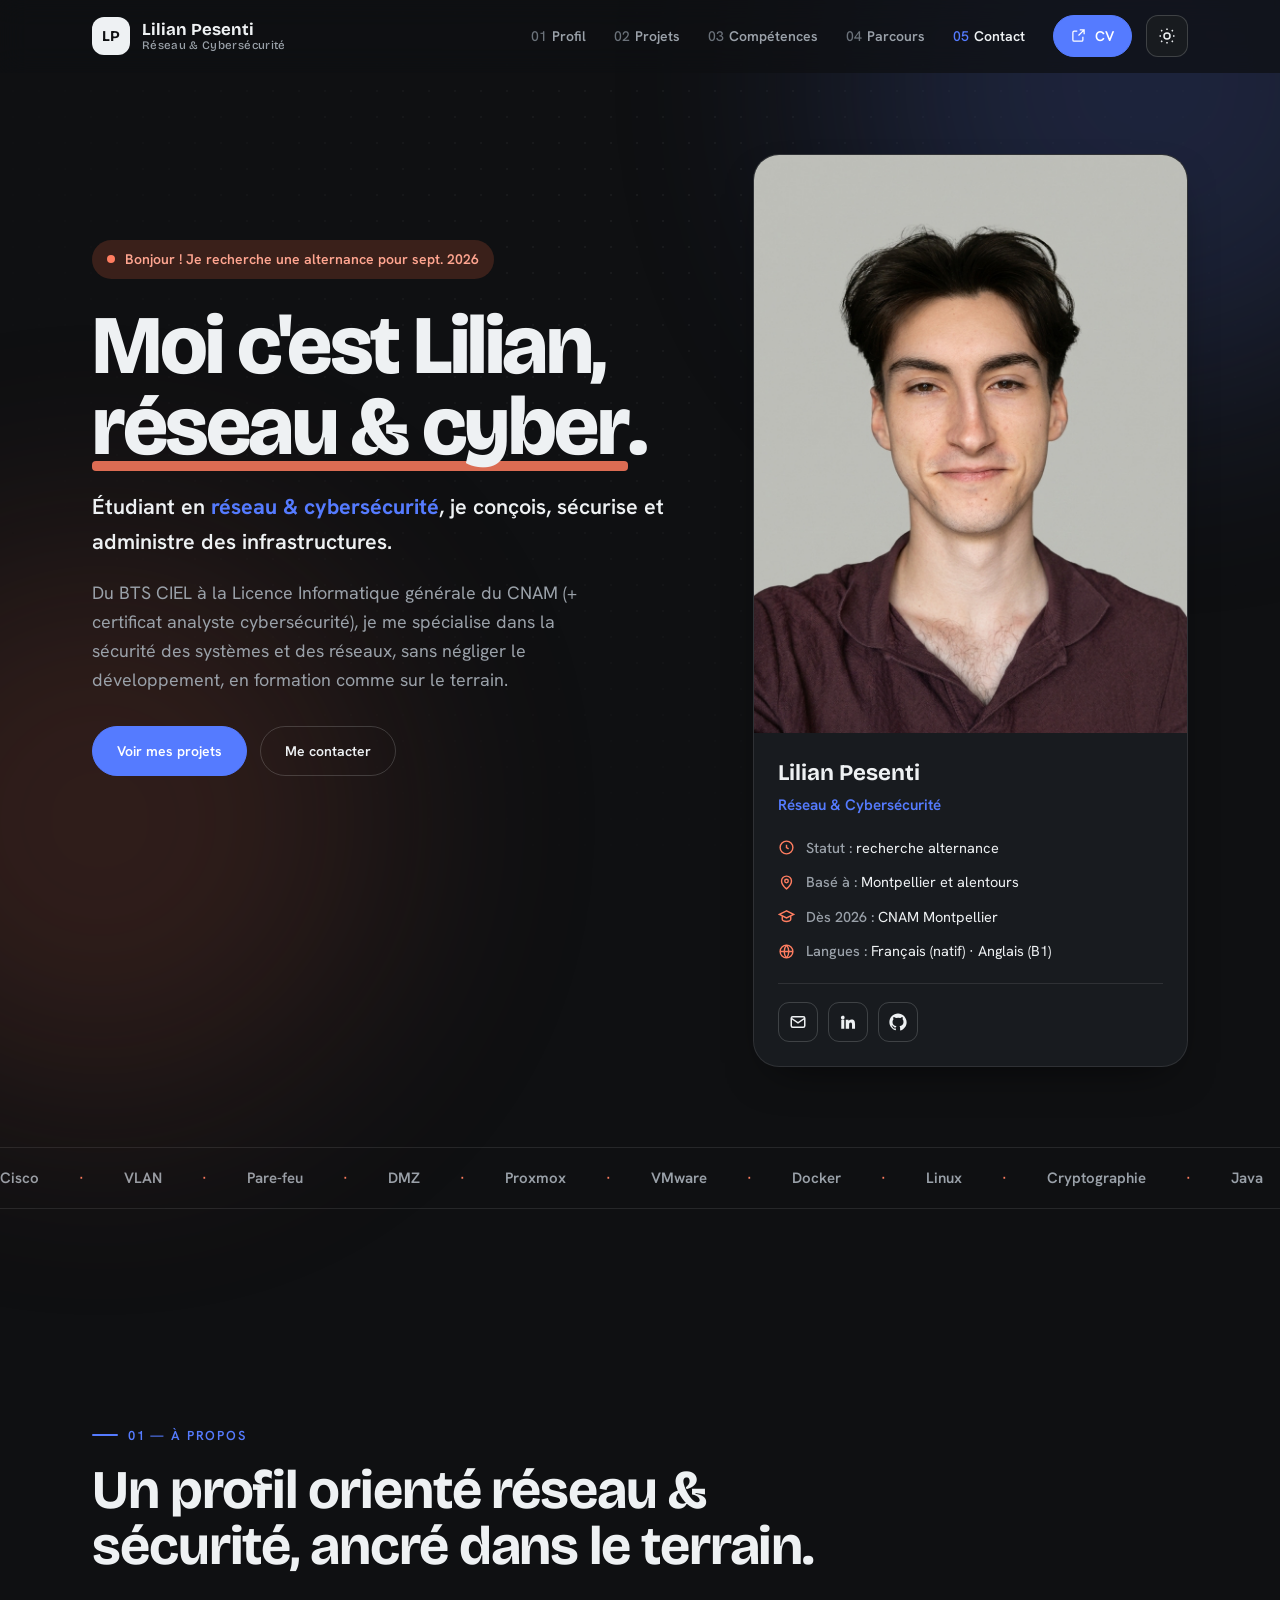
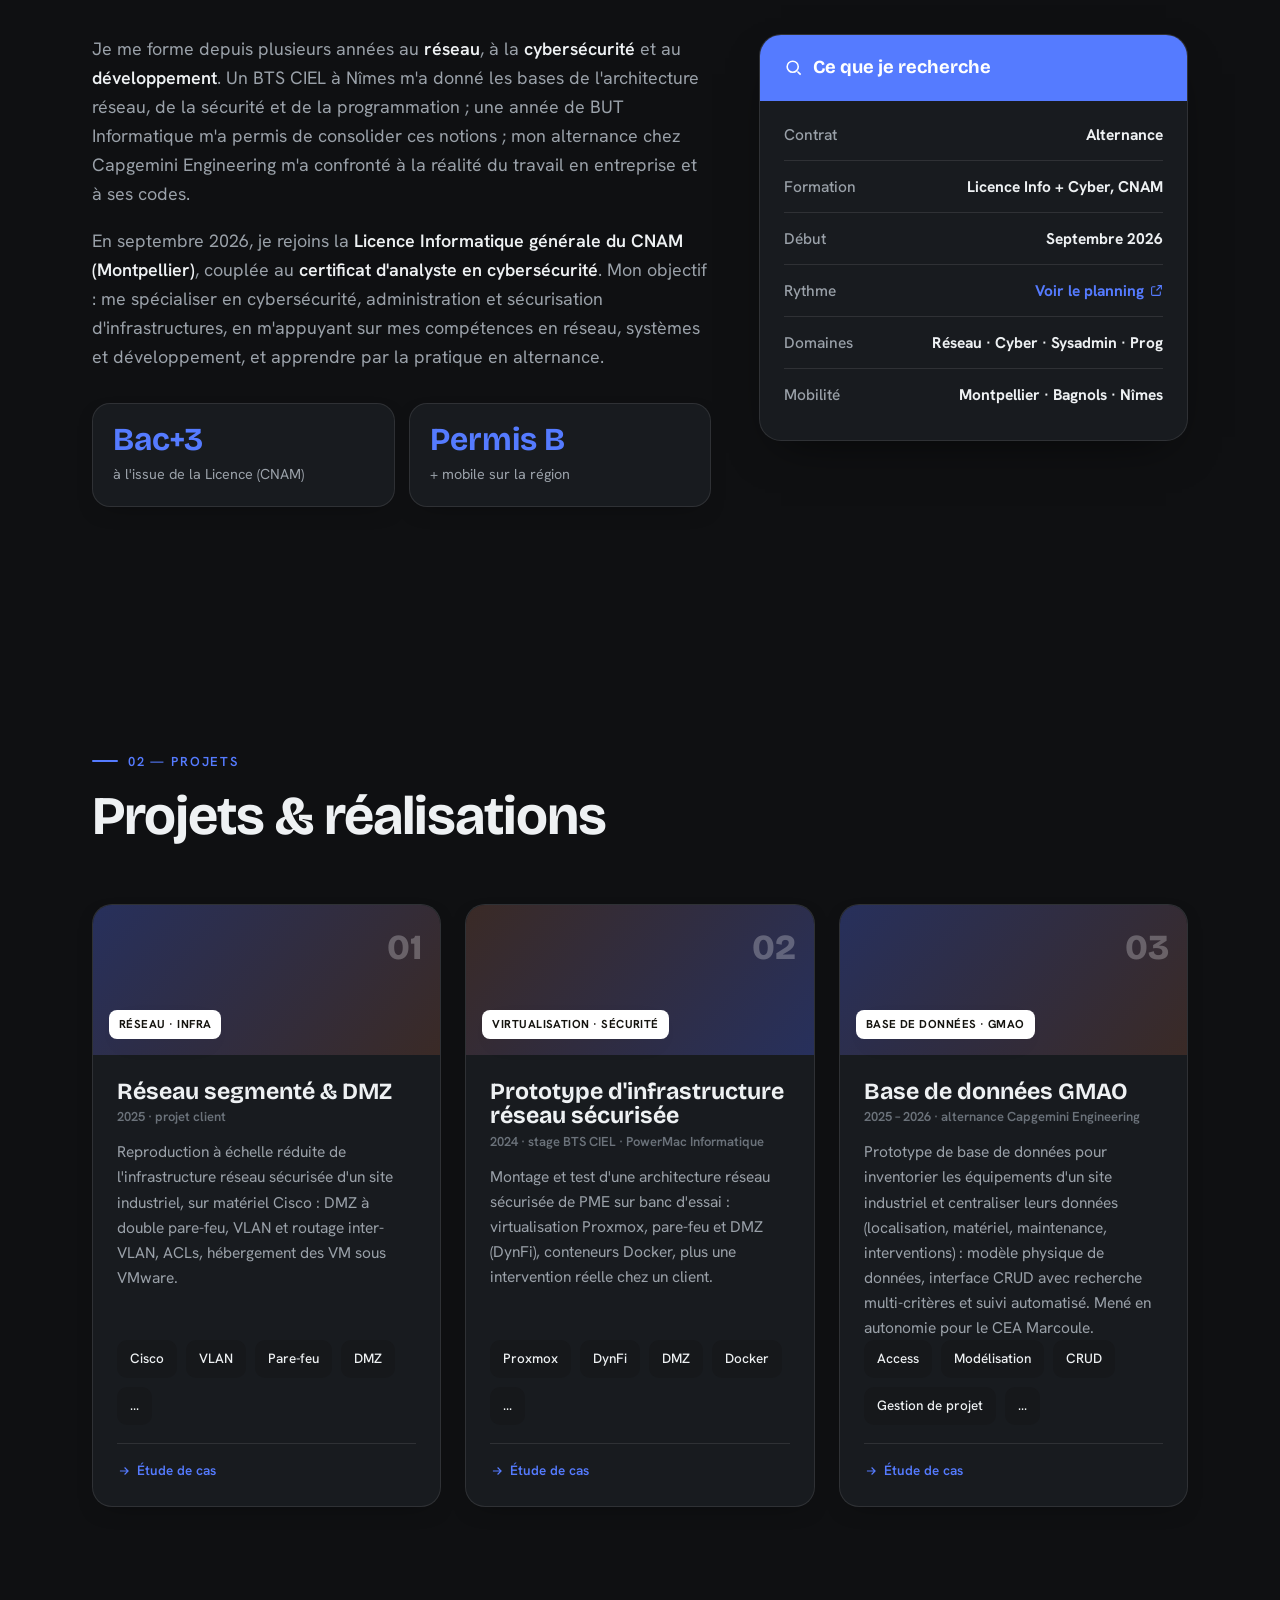
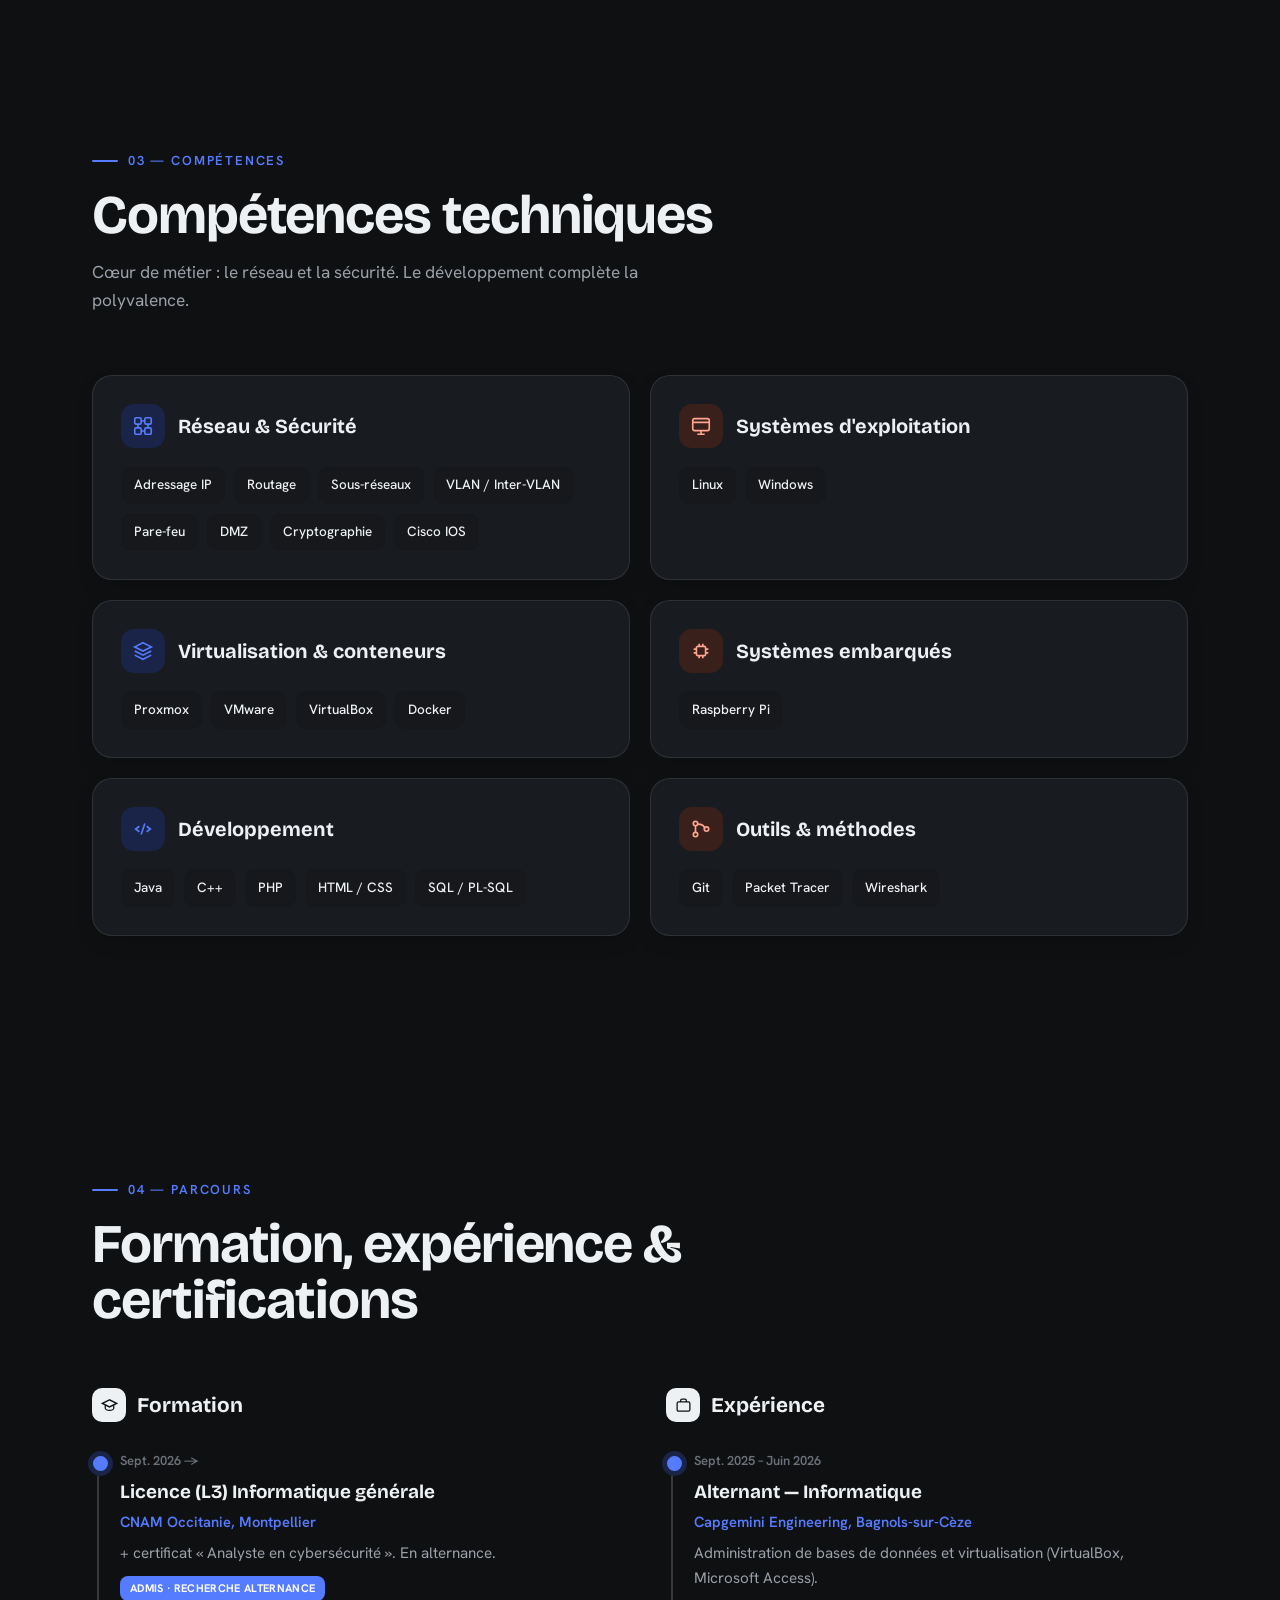
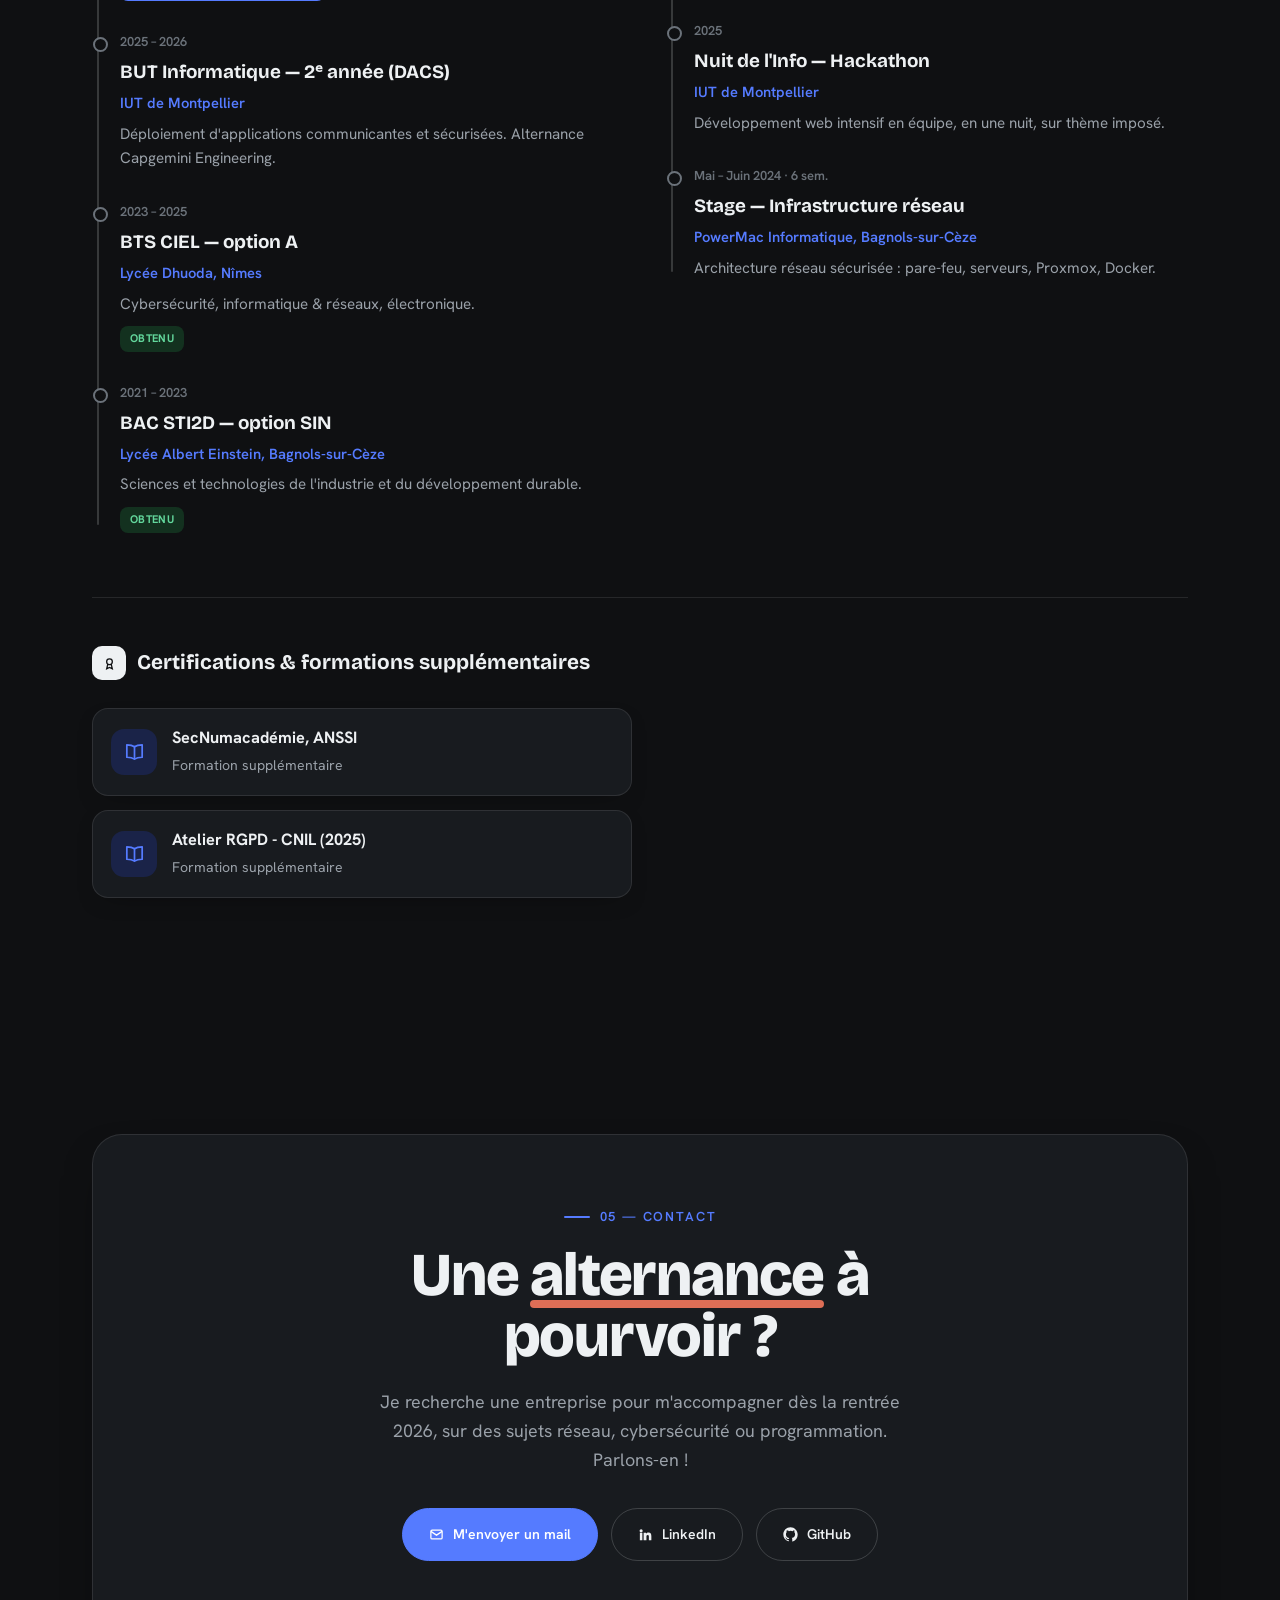
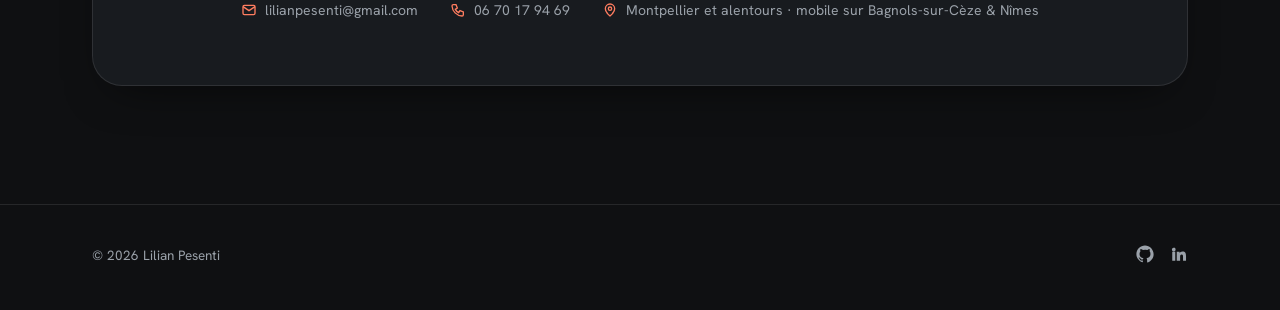
<file: index.html>
<!DOCTYPE html>
<html lang="fr">
<head>
<meta charset="UTF-8" />
<script>(function(){var d=document.documentElement;d.classList.add('js');try{var t=localStorage.getItem('theme');if(t!=='light')d.classList.add('dark');}catch(e){}})();</script>
<meta name="viewport" content="width=device-width, initial-scale=1.0" />
<title>Lilian Pesenti — Réseau &amp; Cybersécurité</title>
<meta name="description" content="Portfolio de Lilian Pesenti, étudiant en réseau & cybersécurité. Recherche une alternance, Licence Informatique générale + certificat analyste cybersécurité, CNAM Montpellier, septembre 2026." />

<link rel="preconnect" href="https://fonts.googleapis.com" />
<link rel="preconnect" href="https://fonts.gstatic.com" crossorigin />
<link href="https://fonts.googleapis.com/css2?family=Bricolage+Grotesque:opsz,wght@12..96,500..800&family=Hanken+Grotesk:wght@400;500;600;700&display=swap" rel="stylesheet" />

<link rel="stylesheet" href="css/base.css" />
<link rel="stylesheet" href="css/main.css" />
<link rel="stylesheet" href="css/dark.css" />
<script src="js/main.js" defer></script>
</head>
<body>
<div class="dots"></div><div class="blob b1"></div><div class="blob b2"></div>

<header id="top">
  <div class="wrap nav">
    <a class="brand" href="#"><span class="mk">LP</span><span class="nm">Lilian Pesenti<small>Réseau &amp; Cybersécurité</small></span></a>
    <div class="nav-right">
      <nav class="nav-links" id="menu">
        <a href="#profil"><span class="n">01</span>Profil</a>
        <a href="#projets"><span class="n">02</span>Projets</a>
        <a href="#competences"><span class="n">03</span>Compétences</a>
        <a href="#parcours"><span class="n">04</span>Parcours</a>
        <a href="#contact"><span class="n">05</span>Contact</a>
        <!-- ⚠ Dépose ton CV dans assets/CV.pdf -->
        <a class="btn btn-fill" href="assets/CV.pdf" target="_blank" rel="noopener"><svg viewBox="0 0 24 24" fill="none" stroke="currentColor" stroke-width="2"><path d="M14 3h7v7M21 3l-9 9M19 14v5a2 2 0 01-2 2H5a2 2 0 01-2-2V7a2 2 0 012-2h5"/></svg>CV</a>
      </nav>
      <button class="theme-toggle" id="themeToggle" aria-label="Changer de thème" title="Mode clair / sombre">
        <svg class="ic-sun" viewBox="0 0 24 24" fill="none" stroke="currentColor" stroke-width="2"><circle cx="12" cy="12" r="4"/><path d="M12 2v2M12 20v2M4 12H2M22 12h-2M5.6 5.6L4.2 4.2M19.8 19.8l-1.4-1.4M18.4 5.6l1.4-1.4M4.2 19.8l1.4-1.4"/></svg>
        <svg class="ic-moon" viewBox="0 0 24 24" fill="none" stroke="currentColor" stroke-width="2"><path d="M21 12.8A9 9 0 1111.2 3a7 7 0 009.8 9.8z"/></svg>
      </button>
      <button class="burger" id="burger" aria-label="Menu"><span></span><span></span><span></span></button>
    </div>
  </div>
</header>

<main>
<!-- ===================== HERO ===================== -->
<section class="hero">
  <div class="wrap">
    <div class="hero-grid">
      <div>
        <span class="hello" data-stg><span class="dot"></span>Bonjour ! Je recherche une alternance pour sept. 2026</span>
        <h1 data-stg>Moi c'est Lilian,<br><span class="u">réseau &amp; cyber</span>.</h1>
        <p class="role" data-stg>Étudiant en <b>réseau &amp; cybersécurité</b>, je conçois, sécurise et administre des infrastructures.</p>
        <!-- À AFFINER : ta phrase d'accroche -->
        <p class="lead" data-stg>Du BTS CIEL à la Licence Informatique générale du CNAM (+ certificat analyste cybersécurité), je me spécialise dans la sécurité des systèmes et des réseaux, sans négliger le développement, en formation comme sur le terrain.</p>
        <div class="cta" data-stg>
          <a class="btn btn-fill" href="#projets">Voir mes projets</a>
          <a class="btn" href="#contact">Me contacter</a>
        </div>
      </div>

      <aside class="pcard" data-stg>
        <div class="photo">
          <img src="assets/photo.jpg" alt="Lilian Pesenti" onerror="this.style.display='none';this.nextElementSibling.style.display='flex';">
          <div class="ph-ic" style="display:none;"><svg viewBox="0 0 24 24" fill="none" stroke="currentColor" stroke-width="1.6"><circle cx="12" cy="9" r="4"/><path d="M5.5 20a7 7 0 0113 0"/></svg>Ta photo ici</div>
        </div>
        <div class="pbody">
          <div class="pname">Lilian Pesenti</div>
          <div class="prole">Réseau &amp; Cybersécurité</div>
          <div class="pfacts">
            <div class="pf"><svg viewBox="0 0 24 24" fill="none" stroke="currentColor" stroke-width="2"><circle cx="12" cy="12" r="9"/><path d="M12 8v4l3 2"/></svg><span><b>Statut :</b> recherche alternance</span></div>
            <div class="pf"><svg viewBox="0 0 24 24" fill="none" stroke="currentColor" stroke-width="2"><path d="M12 21s-7-5.6-7-11a7 7 0 1114 0c0 5.4-7 11-7 11z"/><circle cx="12" cy="10" r="2.5"/></svg><span><b>Basé à :</b> Montpellier et alentours</span></div>
            <div class="pf"><svg viewBox="0 0 24 24" fill="none" stroke="currentColor" stroke-width="2"><path d="M12 4L2 9l10 5 10-5-10-5zM6 12v4c0 1.5 3 3 6 3s6-1.5 6-3v-4"/></svg><span><b>Dès 2026 :</b> CNAM Montpellier</span></div>
            <div class="pf"><svg viewBox="0 0 24 24" fill="none" stroke="currentColor" stroke-width="2"><circle cx="12" cy="12" r="9"/><path d="M3 12h18M12 3a14 14 0 010 18M12 3a14 14 0 000 18"/></svg><span><b>Langues :</b> Français (natif) · Anglais (B1)</span></div>
          </div>
          <div class="psoc">
            <a href="mailto:lilianpesenti@gmail.com" aria-label="E-mail"><svg viewBox="0 0 24 24" fill="none" stroke="currentColor" stroke-width="2"><rect x="3" y="5" width="18" height="14" rx="2"/><path d="M3 7l9 6 9-6"/></svg></a>
            <a href="https://www.linkedin.com/in/lilian-pesenti" target="_blank" rel="noopener" aria-label="LinkedIn"><svg viewBox="0 0 24 24" fill="currentColor"><path d="M4.98 3.5A2.5 2.5 0 002.5 6a2.5 2.5 0 002.48 2.5A2.5 2.5 0 007.5 6 2.5 2.5 0 004.98 3.5zM3 9h4v12H3zM9 9h3.8v1.7h.05c.53-1 1.83-2.05 3.76-2.05 4.02 0 4.76 2.65 4.76 6.1V21h-4v-5.4c0-1.29-.02-2.95-1.8-2.95-1.8 0-2.07 1.4-2.07 2.85V21H9z"/></svg></a>
            <a href="https://github.com/LilianPST" target="_blank" rel="noopener" aria-label="GitHub"><svg viewBox="0 0 24 24" fill="currentColor"><path d="M12 .5C5.7.5.5 5.7.5 12c0 5.1 3.3 9.4 7.9 10.9.6.1.8-.2.8-.5v-1.8c-3.2.7-3.9-1.4-3.9-1.4-.5-1.3-1.3-1.7-1.3-1.7-1-.7.1-.7.1-.7 1.2.1 1.8 1.2 1.8 1.2 1 1.8 2.7 1.3 3.4 1 .1-.8.4-1.3.7-1.6-2.6-.3-5.3-1.3-5.3-5.8 0-1.3.5-2.3 1.2-3.1-.1-.3-.5-1.5.1-3.1 0 0 1-.3 3.3 1.2a11.5 11.5 0 016 0C17 5 18 5.3 18 5.3c.6 1.6.2 2.8.1 3.1.8.8 1.2 1.8 1.2 3.1 0 4.5-2.7 5.5-5.3 5.8.4.4.8 1.1.8 2.2v3.3c0 .3.2.6.8.5 4.6-1.5 7.9-5.8 7.9-10.9C23.5 5.7 18.3.5 12 .5z"/></svg></a>
          </div>
        </div>
      </aside>
    </div>
  </div>

  <div class="strip" aria-hidden="true">
    <div class="run"><span>Cisco <i>·</i> VLAN <i>·</i> Pare-feu <i>·</i> DMZ <i>·</i> Proxmox <i>·</i> VMware <i>·</i> Docker <i>·</i> Linux <i>·</i> Cryptographie <i>·</i> Java <i>·</i> SQL <i>·</i> Git <i>·</i></span><span>Cisco <i>·</i> VLAN <i>·</i> Pare-feu <i>·</i> DMZ <i>·</i> Proxmox <i>·</i> VMware <i>·</i> Docker <i>·</i> Linux <i>·</i> Cryptographie <i>·</i> Java <i>·</i> SQL <i>·</i> Git <i>·</i></span></div>
  </div>
</section>

<!-- ===================== PROFIL ===================== -->
<section id="profil">
  <div class="wrap">
    <div class="sec-head reveal"><span class="eyebrow">01 — À propos</span><h2>Un profil orienté réseau &amp; sécurité, ancré dans le terrain.</h2></div>
    <div class="about-grid">
      <div class="about-text reveal">
        <p>Je me forme depuis plusieurs années au <b>réseau</b>, à la <b>cybersécurité</b> et au <b>développement</b>. Un BTS CIEL à Nîmes m'a donné les bases de l'architecture réseau, de la sécurité et de la programmation ; une année de BUT Informatique m'a permis de consolider ces notions ; mon alternance chez Capgemini Engineering m'a confronté à la réalité du travail en entreprise et à ses codes.</p>
        <p>En septembre 2026, je rejoins la <b>Licence Informatique générale du CNAM (Montpellier)</b>, couplée au <b>certificat d'analyste en cybersécurité</b>. Mon objectif : me spécialiser en cybersécurité, administration et sécurisation d'infrastructures, en m'appuyant sur mes compétences en réseau, systèmes et développement, et apprendre par la pratique en alternance.</p>
        <div class="metrics">
          <div class="metric reveal"><div class="n">Bac+3</div><div class="l">à l'issue de la Licence (CNAM)</div></div>
          <div class="metric reveal"><div class="n">Permis B</div><div class="l">+ mobile sur la région</div></div>
        </div>
      </div>
      <aside class="seek reveal">
        <div class="top"><svg viewBox="0 0 24 24" fill="none" stroke="currentColor" stroke-width="2"><circle cx="11" cy="11" r="7"/><path d="M21 21l-4-4"/></svg>Ce que je recherche</div>
        <div class="body">
          <div class="row"><dt>Contrat</dt><dd>Alternance</dd></div>
          <div class="row"><dt>Formation</dt><dd>Licence Info + Cyber, CNAM</dd></div>
          <div class="row"><dt>Début</dt><dd>Septembre 2026</dd></div>
          <div class="row"><dt>Rythme</dt><dd><a href="assets/PlanningAlternance.pdf" target="_blank" rel="noopener">Voir le planning <svg viewBox="0 0 24 24" fill="none" stroke="currentColor" stroke-width="2"><path d="M14 3h7v7M21 3l-9 9M19 14v5a2 2 0 01-2 2H5a2 2 0 01-2-2V7a2 2 0 012-2h5"/></svg></a></dd></div>
          <div class="row"><dt>Domaines</dt><dd>Réseau · Cyber · Sysadmin · Prog</dd></div>
          <div class="row"><dt>Mobilité</dt><dd>Montpellier · Bagnols · Nîmes</dd></div>
        </div>
      </aside>
    </div>
  </div>
</section>

<!-- ===================== PROJETS ===================== -->
<section id="projets">
  <div class="wrap">
    <div class="sec-head reveal"><span class="eyebrow">02 — Projets</span><h2>Projets &amp; réalisations</h2></div>
    <div class="proj-grid">
      <article class="proj reveal">
        <div class="cover"><span class="ci">01</span><span class="ctag">Réseau · Infra</span></div>
        <div class="pin"><h3>Réseau segmenté &amp; DMZ</h3><div class="yr">2025 · projet client</div><p>Reproduction à échelle réduite de l'infrastructure réseau sécurisée d'un site industriel, sur matériel Cisco : DMZ à double pare-feu, VLAN et routage inter-VLAN, ACLs, hébergement des VM sous VMware.</p><div class="chips"><span class="chip">Cisco</span><span class="chip">VLAN</span><span class="chip">Pare-feu</span><span class="chip">DMZ</span><span class="chip">…</span></div><div class="links"><a class="card-link" href="projet-reseau-dmz.html"><svg viewBox="0 0 24 24" fill="none" stroke="currentColor" stroke-width="2"><path d="M5 12h14M13 6l6 6-6 6"/></svg>Étude de cas</a></div></div>
      </article>
      <article class="proj reveal">
        <div class="cover"><span class="ci">02</span><span class="ctag">Virtualisation · Sécurité</span></div>
        <div class="pin"><h3>Prototype d'infrastructure réseau sécurisée</h3><div class="yr">2024 · stage BTS CIEL · PowerMac Informatique</div><p>Montage et test d'une architecture réseau sécurisée de PME sur banc d'essai : virtualisation Proxmox, pare-feu et DMZ (DynFi), conteneurs Docker, plus une intervention réelle chez un client.</p><div class="chips"><span class="chip">Proxmox</span><span class="chip">DynFi</span><span class="chip">DMZ</span><span class="chip">Docker</span><span class="chip">…</span></div><div class="links"><a class="card-link" href="projet-infra-pme.html"><svg viewBox="0 0 24 24" fill="none" stroke="currentColor" stroke-width="2"><path d="M5 12h14M13 6l6 6-6 6"/></svg>Étude de cas</a></div></div>
      </article>
      <article class="proj reveal">
        <div class="cover"><span class="ci">03</span><span class="ctag">Base de données · GMAO</span></div>
        <div class="pin"><h3>Base de données GMAO</h3><div class="yr">2025 – 2026 · alternance Capgemini Engineering</div><p>Prototype de base de données pour inventorier les équipements d'un site industriel et centraliser leurs données (localisation, matériel, maintenance, interventions) : modèle physique de données, interface CRUD avec recherche multi-critères et suivi automatisé. Mené en autonomie pour le CEA Marcoule.</p><div class="chips"><span class="chip">Access</span><span class="chip">Modélisation</span><span class="chip">CRUD</span><span class="chip">Gestion de projet</span><span class="chip">…</span></div><div class="links"><a class="card-link" href="projet-bdd-gmao.html"><svg viewBox="0 0 24 24" fill="none" stroke="currentColor" stroke-width="2"><path d="M5 12h14M13 6l6 6-6 6"/></svg>Étude de cas</a></div></div>
      </article>
    </div>
  </div>
</section>

<!-- ===================== COMPÉTENCES ===================== -->
<section id="competences">
  <div class="wrap">
    <div class="sec-head reveal"><span class="eyebrow">03 — Compétences</span><h2>Compétences techniques</h2><p class="kicker">Cœur de métier : le réseau et la sécurité. Le développement complète la polyvalence.</p></div>
    <div class="skills-grid">

      <div class="skill-card reveal">
        <div class="head"><span class="ic"><svg viewBox="0 0 24 24" fill="none" stroke="currentColor" stroke-width="1.8"><rect x="3" y="3" width="7" height="7" rx="1.5"/><rect x="14" y="3" width="7" height="7" rx="1.5"/><rect x="3" y="14" width="7" height="7" rx="1.5"/><rect x="14" y="14" width="7" height="7" rx="1.5"/><path d="M10 6.5h4M6.5 10v4M17.5 10v4M10 17.5h4"/></svg></span><h3>Réseau &amp; Sécurité</h3></div>
        <div class="chips"><span class="chip">Adressage IP</span><span class="chip">Routage</span><span class="chip">Sous-réseaux</span><span class="chip">VLAN / Inter-VLAN</span><span class="chip">Pare-feu</span><span class="chip">DMZ</span><span class="chip">Cryptographie</span><span class="chip">Cisco IOS</span></div>
      </div>

      <div class="skill-card reveal">
        <div class="head"><span class="ic"><svg viewBox="0 0 24 24" fill="none" stroke="currentColor" stroke-width="1.8"><rect x="3" y="4" width="18" height="13" rx="2"/><path d="M3 8h18M6 6h.01M8.5 6h.01"/><path d="M8 21h8M12 17v4"/></svg></span><h3>Systèmes d'exploitation</h3></div>
        <div class="chips"><span class="chip">Linux</span><span class="chip">Windows</span></div>
      </div>

      <div class="skill-card reveal">
        <div class="head"><span class="ic"><svg viewBox="0 0 24 24" fill="none" stroke="currentColor" stroke-width="1.8"><path d="M12 3l9 4.5-9 4.5-9-4.5L12 3z"/><path d="M3 12l9 4.5L21 12M3 16.5L12 21l9-4.5"/></svg></span><h3>Virtualisation &amp; conteneurs</h3></div>
        <div class="chips"><span class="chip">Proxmox</span><span class="chip">VMware</span><span class="chip">VirtualBox</span><span class="chip">Docker</span></div>
      </div>

      <div class="skill-card reveal">
        <div class="head"><span class="ic"><svg viewBox="0 0 24 24" fill="none" stroke="currentColor" stroke-width="1.8"><rect x="7" y="7" width="10" height="10" rx="1.5"/><path d="M10 7V4M14 7V4M10 20v-3M14 20v-3M7 10H4M7 14H4M20 10h-3M20 14h-3"/></svg></span><h3>Systèmes embarqués</h3></div>
        <!-- ⚠ Tu peux ajouter Arduino, microcontrôleurs, etc. si tu les pratiques -->
        <div class="chips"><span class="chip">Raspberry Pi</span></div>
      </div>

      <div class="skill-card reveal">
        <div class="head"><span class="ic"><svg viewBox="0 0 24 24" fill="none" stroke="currentColor" stroke-width="1.8"><path d="M8 9l-4 3 4 3M16 9l4 3-4 3M14 6l-4 12"/></svg></span><h3>Développement</h3></div>
        <div class="chips"><span class="chip">Java</span><span class="chip">C++</span><span class="chip">PHP</span><span class="chip">HTML / CSS</span><span class="chip">SQL / PL-SQL</span></div>
      </div>

      <div class="skill-card reveal">
        <div class="head"><span class="ic"><svg viewBox="0 0 24 24" fill="none" stroke="currentColor" stroke-width="1.8"><circle cx="6" cy="6" r="2.4"/><circle cx="6" cy="18" r="2.4"/><circle cx="18" cy="12" r="2.4"/><path d="M6 8.4v7.2M8 6.6c5 0 8 1.4 8 5.4"/></svg></span><h3>Outils &amp; méthodes</h3></div>
        <div class="chips"><span class="chip">Git</span><span class="chip">Packet Tracer</span><span class="chip">Wireshark</span></div>
      </div>

    </div>
  </div>
</section>

<!-- ===================== PARCOURS ===================== -->
<section id="parcours">
  <div class="wrap">
    <div class="sec-head reveal"><span class="eyebrow">04 — Parcours</span><h2>Formation, expérience &amp; certifications</h2></div>
    <div class="cols">
      <div class="reveal">
        <div class="col-title"><span class="ic"><svg viewBox="0 0 24 24" fill="none" stroke="currentColor" stroke-width="1.8"><path d="M12 4L2 9l10 5 10-5-10-5zM6 12v4c0 1.5 3 3 6 3s6-1.5 6-3v-4"/></svg></span>Formation</div>
        <div class="tl">
          <div class="tl-item live"><div class="date">Sept. 2026 →</div><h4>Licence (L3) Informatique générale</h4><div class="org">CNAM Occitanie, Montpellier</div><p>+ certificat « Analyste en cybersécurité ». En alternance.</p><span class="badge live">Admis · recherche alternance</span></div>
          <div class="tl-item"><div class="date">2025 – 2026</div><h4>BUT Informatique — 2ᵉ année (DACS)</h4><div class="org">IUT de Montpellier</div><p>Déploiement d'applications communicantes et sécurisées. Alternance Capgemini Engineering.</p></div>
          <div class="tl-item"><div class="date">2023 – 2025</div><h4>BTS CIEL — option A</h4><div class="org">Lycée Dhuoda, Nîmes</div><p>Cybersécurité, informatique &amp; réseaux, électronique.</p><span class="badge ok">Obtenu</span></div>
          <div class="tl-item"><div class="date">2021 – 2023</div><h4>BAC STI2D — option SIN</h4><div class="org">Lycée Albert Einstein, Bagnols-sur-Cèze</div><!-- ⚠ vérifier le lycée --><p>Sciences et technologies de l'industrie et du développement durable.</p><span class="badge ok">Obtenu</span></div>
        </div>
      </div>
      <div class="reveal">
        <div class="col-title"><span class="ic"><svg viewBox="0 0 24 24" fill="none" stroke="currentColor" stroke-width="1.8"><rect x="3" y="7" width="18" height="13" rx="2"/><path d="M8 7V5a2 2 0 012-2h4a2 2 0 012 2v2"/></svg></span>Expérience</div>
        <div class="tl">
          <div class="tl-item live"><div class="date">Sept. 2025 – Juin 2026</div><h4>Alternant — Informatique</h4><div class="org">Capgemini Engineering, Bagnols-sur-Cèze</div><!-- ⚠ enrichir les missions --><p>Administration de bases de données et virtualisation (VirtualBox, Microsoft Access).</p></div>
          <div class="tl-item"><div class="date">2025</div><h4>Nuit de l'Info — Hackathon</h4><div class="org">IUT de Montpellier</div><p>Développement web intensif en équipe, en une nuit, sur thème imposé.</p></div>
          <div class="tl-item"><div class="date">Mai – Juin 2024 · 6 sem.</div><h4>Stage — Infrastructure réseau</h4><div class="org">PowerMac Informatique, Bagnols-sur-Cèze</div><p>Architecture réseau sécurisée : pare-feu, serveurs, Proxmox, Docker.</p></div>
        </div>
      </div>
    </div>

    <!-- Certifications : bandeau pleine largeur, mis en avant -->
    <div class="certs-block reveal">
      <div class="col-title"><span class="ic"><svg viewBox="0 0 24 24" fill="none" stroke="currentColor" stroke-width="1.8"><path d="M12 15a4 4 0 100-8 4 4 0 000 8zM9.5 14.5L8 21l4-2 4 2-1.5-6.5"/></svg></span>Certifications &amp; formations supplémentaires</div>
      <div class="cert-grid">
        <div class="cert"><span class="bd"><svg viewBox="0 0 24 24" fill="none" stroke="currentColor" stroke-width="1.8" stroke-linejoin="round"><path d="M12 7c-1.8-1.3-4.5-2-8-2v13c3.5 0 6.2.7 8 2 1.8-1.3 4.5-2 8-2V5c-3.5 0-6.2.7-8 2z"/><path d="M12 7v13"/></svg></span><div><strong>SecNumacadémie, ANSSI</strong><span>Formation supplémentaire</span></div></div>
        <div class="cert"><span class="bd"><svg viewBox="0 0 24 24" fill="none" stroke="currentColor" stroke-width="1.8" stroke-linejoin="round"><path d="M12 7c-1.8-1.3-4.5-2-8-2v13c3.5 0 6.2.7 8 2 1.8-1.3 4.5-2 8-2V5c-3.5 0-6.2.7-8 2z"/><path d="M12 7v13"/></svg></span><div><strong>Atelier RGPD - CNIL (2025)</strong><span>Formation supplémentaire</span></div></div>
      </div>
    </div>
  </div>
</section>

<!-- ===================== CONTACT ===================== -->
<section id="contact">
  <div class="wrap">
    <div class="contact-card reveal">
      <span class="eyebrow" style="justify-content:center;">05 — Contact</span>
      <h2>Une <span class="u">alternance</span> à pourvoir&nbsp;?</h2>
      <p class="sub">Je recherche une entreprise pour m'accompagner dès la rentrée 2026, sur des sujets réseau, cybersécurité ou programmation. Parlons-en !</p>
      <div class="actions">
        <a class="btn btn-fill" href="mailto:lilianpesenti@gmail.com"><svg viewBox="0 0 24 24" fill="none" stroke="currentColor" stroke-width="2"><rect x="3" y="5" width="18" height="14" rx="2"/><path d="M3 7l9 6 9-6"/></svg>M'envoyer un mail</a>
        <a class="btn" href="https://www.linkedin.com/in/lilian-pesenti" target="_blank" rel="noopener"><svg viewBox="0 0 24 24" fill="currentColor"><path d="M4.98 3.5A2.5 2.5 0 002.5 6a2.5 2.5 0 002.48 2.5A2.5 2.5 0 007.5 6 2.5 2.5 0 004.98 3.5zM3 9h4v12H3zM9 9h3.8v1.7h.05c.53-1 1.83-2.05 3.76-2.05 4.02 0 4.76 2.65 4.76 6.1V21h-4v-5.4c0-1.29-.02-2.95-1.8-2.95-1.8 0-2.07 1.4-2.07 2.85V21H9z"/></svg>LinkedIn</a>
        <a class="btn" href="https://github.com/LilianPST" target="_blank" rel="noopener"><svg viewBox="0 0 24 24" fill="currentColor"><path d="M12 .5C5.7.5.5 5.7.5 12c0 5.1 3.3 9.4 7.9 10.9.6.1.8-.2.8-.5v-1.8c-3.2.7-3.9-1.4-3.9-1.4-.5-1.3-1.3-1.7-1.3-1.7-1-.7.1-.7.1-.7 1.2.1 1.8 1.2 1.8 1.2 1 1.8 2.7 1.3 3.4 1 .1-.8.4-1.3.7-1.6-2.6-.3-5.3-1.3-5.3-5.8 0-1.3.5-2.3 1.2-3.1-.1-.3-.5-1.5.1-3.1 0 0 1-.3 3.3 1.2a11.5 11.5 0 016 0C17 5 18 5.3 18 5.3c.6 1.6.2 2.8.1 3.1.8.8 1.2 1.8 1.2 3.1 0 4.5-2.7 5.5-5.3 5.8.4.4.8 1.1.8 2.2v3.3c0 .3.2.6.8.5 4.6-1.5 7.9-5.8 7.9-10.9C23.5 5.7 18.3.5 12 .5z"/></svg>GitHub</a>
      </div>
      <div class="meta">
        <span><svg viewBox="0 0 24 24" fill="none" stroke="currentColor" stroke-width="2"><rect x="3" y="5" width="18" height="14" rx="2"/><path d="M3 7l9 6 9-6"/></svg>lilianpesenti@gmail.com</span>
        <span><svg viewBox="0 0 24 24" fill="none" stroke="currentColor" stroke-width="2"><path d="M5 4h4l2 5-3 2a11 11 0 005 5l2-3 5 2v4a2 2 0 01-2 2A16 16 0 013 6a2 2 0 012-2z"/></svg>06 70 17 94 69</span>
        <span><svg viewBox="0 0 24 24" fill="none" stroke="currentColor" stroke-width="2"><path d="M12 21s-7-5.6-7-11a7 7 0 1114 0c0 5.4-7 11-7 11z"/><circle cx="12" cy="10" r="2.5"/></svg>Montpellier et alentours · mobile sur Bagnols-sur-Cèze &amp; Nîmes</span>
      </div>
    </div>
  </div>
</section>
</main>

<footer><div class="wrap foot"><span>© <span id="year"></span> Lilian Pesenti</span><div class="soc"><a href="https://github.com/LilianPST" target="_blank" rel="noopener" aria-label="GitHub"><svg viewBox="0 0 24 24" fill="currentColor"><path d="M12 .5C5.7.5.5 5.7.5 12c0 5.1 3.3 9.4 7.9 10.9.6.1.8-.2.8-.5v-1.8c-3.2.7-3.9-1.4-3.9-1.4-.5-1.3-1.3-1.7-1.3-1.7-1-.7.1-.7.1-.7 1.2.1 1.8 1.2 1.8 1.2 1 1.8 2.7 1.3 3.4 1 .1-.8.4-1.3.7-1.6-2.6-.3-5.3-1.3-5.3-5.8 0-1.3.5-2.3 1.2-3.1-.1-.3-.5-1.5.1-3.1 0 0 1-.3 3.3 1.2a11.5 11.5 0 016 0C17 5 18 5.3 18 5.3c.6 1.6.2 2.8.1 3.1.8.8 1.2 1.8 1.2 3.1 0 4.5-2.7 5.5-5.3 5.8.4.4.8 1.1.8 2.2v3.3c0 .3.2.6.8.5 4.6-1.5 7.9-5.8 7.9-10.9C23.5 5.7 18.3.5 12 .5z"/></svg></a><a href="https://www.linkedin.com/in/lilian-pesenti" target="_blank" rel="noopener" aria-label="LinkedIn"><svg viewBox="0 0 24 24" fill="currentColor"><path d="M4.98 3.5A2.5 2.5 0 002.5 6a2.5 2.5 0 002.48 2.5A2.5 2.5 0 007.5 6 2.5 2.5 0 004.98 3.5zM3 9h4v12H3zM9 9h3.8v1.7h.05c.53-1 1.83-2.05 3.76-2.05 4.02 0 4.76 2.65 4.76 6.1V21h-4v-5.4c0-1.29-.02-2.95-1.8-2.95-1.8 0-2.07 1.4-2.07 2.85V21H9z"/></svg></a></div></div></footer>
</body>
</html>
</file>
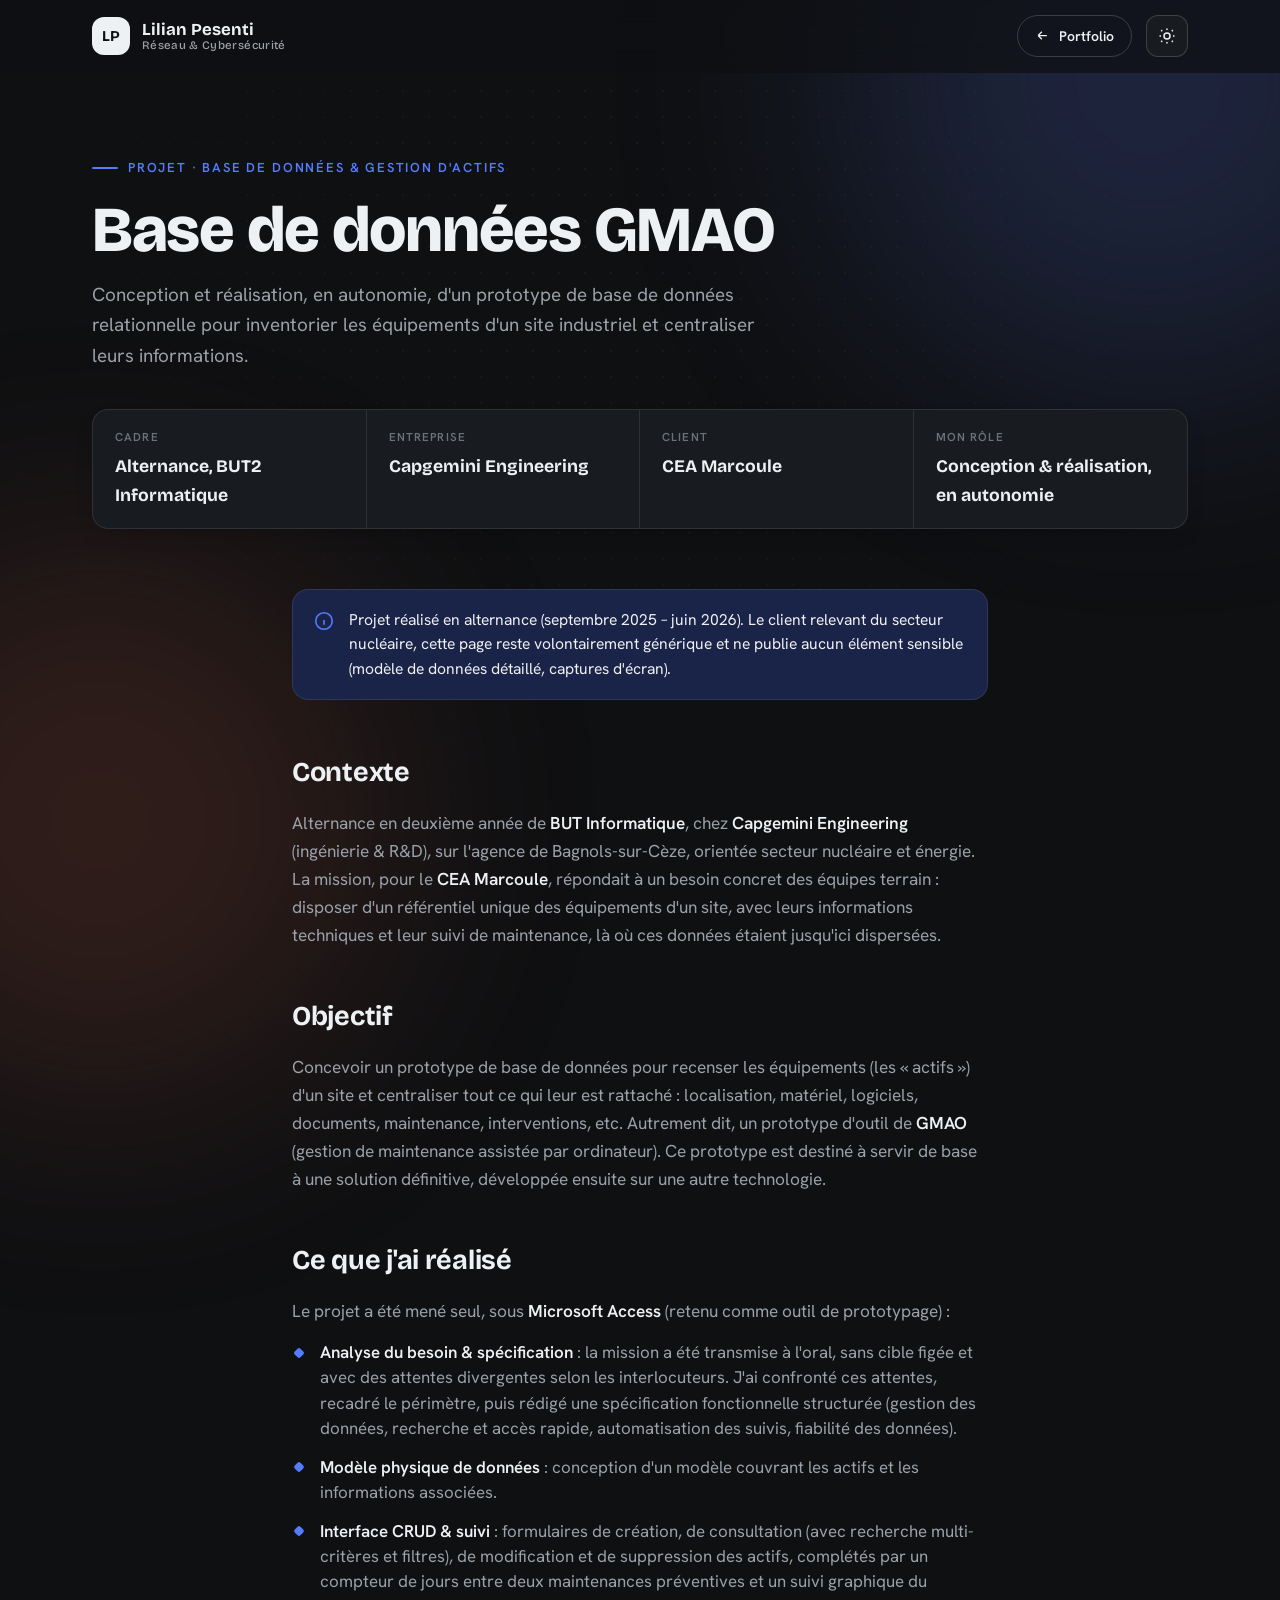
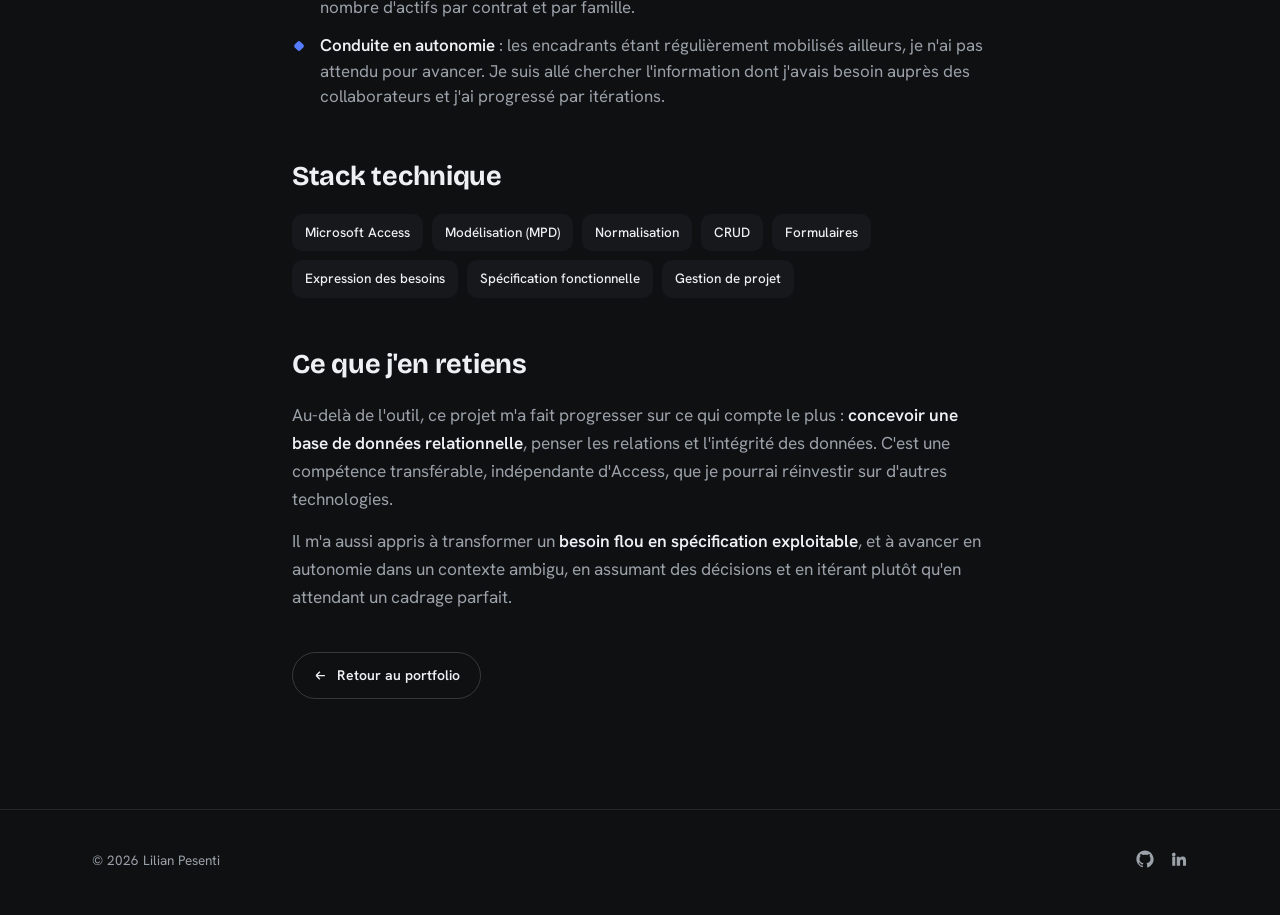
<file: projet-bdd-gmao.html>
<!DOCTYPE html>
<html lang="fr">
<head>
<meta charset="UTF-8" />
<script>(function(){var d=document.documentElement;d.classList.add('js');try{var t=localStorage.getItem('theme');if(t!=='light')d.classList.add('dark');}catch(e){}})();</script>
<meta name="viewport" content="width=device-width, initial-scale=1.0" />
<title>Prototype de GMAO : base de données &amp; interface — Lilian Pesenti</title>
<meta name="description" content="Étude de cas : conception d'un prototype de base de données relationnelle pour inventorier les équipements d'un site industriel (GMAO), en alternance chez Capgemini Engineering pour le CEA Marcoule, par Lilian Pesenti." />

<link rel="preconnect" href="https://fonts.googleapis.com" />
<link rel="preconnect" href="https://fonts.gstatic.com" crossorigin />
<link href="https://fonts.googleapis.com/css2?family=Bricolage+Grotesque:opsz,wght@12..96,500..800&family=Hanken+Grotesk:wght@400;500;600;700&display=swap" rel="stylesheet" />

<link rel="stylesheet" href="css/base.css" />
<link rel="stylesheet" href="css/main.css" />
<link rel="stylesheet" href="css/project.css" />
<link rel="stylesheet" href="css/dark.css" />
<script src="js/main.js" defer></script>
</head>
<body>
<div class="dots"></div><div class="blob b1"></div><div class="blob b2"></div>

<header id="top">
  <div class="wrap nav">
    <a class="brand" href="index.html"><span class="mk">LP</span><span class="nm">Lilian Pesenti<small>Réseau &amp; Cybersécurité</small></span></a>
    <div class="nav-right">
      <a class="btn" href="index.html"><svg viewBox="0 0 24 24" fill="none" stroke="currentColor" stroke-width="2"><path d="M19 12H5M5 12l6-6M5 12l6 6"/></svg>Portfolio</a>
      <button class="theme-toggle" id="themeToggle" aria-label="Changer de thème" title="Mode clair / sombre">
        <svg class="ic-sun" viewBox="0 0 24 24" fill="none" stroke="currentColor" stroke-width="2"><circle cx="12" cy="12" r="4"/><path d="M12 2v2M12 20v2M4 12H2M22 12h-2M5.6 5.6L4.2 4.2M19.8 19.8l-1.4-1.4M18.4 5.6l1.4-1.4M4.2 19.8l1.4-1.4"/></svg>
        <svg class="ic-moon" viewBox="0 0 24 24" fill="none" stroke="currentColor" stroke-width="2"><path d="M21 12.8A9 9 0 1111.2 3a7 7 0 009.8 9.8z"/></svg>
      </button>
    </div>
  </div>
</header>

<main>
<section class="proj-hero">
  <div class="wrap">
    <span class="eyebrow reveal">Projet · Base de données &amp; gestion d'actifs</span>
    <h1 class="reveal">Base de données GMAO</h1>
    <p class="tagline reveal">Conception et réalisation, en autonomie, d'un prototype de base de données relationnelle pour inventorier les équipements d'un site industriel et centraliser leurs informations.</p>
    <div class="proj-meta reveal">
      <div class="m"><span class="k">Cadre</span><span class="v">Alternance, BUT2 Informatique</span></div>
      <div class="m"><span class="k">Entreprise</span><span class="v">Capgemini Engineering</span></div>
      <div class="m"><span class="k">Client</span><span class="v">CEA Marcoule</span></div>
      <div class="m"><span class="k">Mon rôle</span><span class="v">Conception &amp; réalisation, en autonomie</span></div>
    </div>
  </div>
</section>

<section class="proj-body">
  <div class="wrap narrow">
    <div class="callout reveal">
      <svg viewBox="0 0 24 24" fill="none" stroke="currentColor" stroke-width="1.8"><circle cx="12" cy="12" r="9"/><path d="M12 11v5M12 7.5h.01"/></svg>
      <div>Projet réalisé en alternance (septembre 2025 – juin 2026). Le client relevant du secteur nucléaire, cette page reste volontairement générique et ne publie aucun élément sensible (modèle de données détaillé, captures d'écran).</div>
    </div>

    <div class="block reveal">
      <h2>Contexte</h2>
      <p>Alternance en deuxième année de <b>BUT Informatique</b>, chez <b>Capgemini Engineering</b> (ingénierie &amp; R&amp;D), sur l'agence de Bagnols-sur-Cèze, orientée secteur nucléaire et énergie. La mission, pour le <b>CEA Marcoule</b>, répondait à un besoin concret des équipes terrain : disposer d'un référentiel unique des équipements d'un site, avec leurs informations techniques et leur suivi de maintenance, là où ces données étaient jusqu'ici dispersées.</p>
    </div>

    <div class="block reveal">
      <h2>Objectif</h2>
      <p>Concevoir un prototype de base de données pour recenser les équipements (les « actifs ») d'un site et centraliser tout ce qui leur est rattaché : localisation, matériel, logiciels, documents, maintenance, interventions, etc. Autrement dit, un prototype d'outil de <b>GMAO</b> (gestion de maintenance assistée par ordinateur). Ce prototype est destiné à servir de base à une solution définitive, développée ensuite sur une autre technologie.</p>
    </div>

    <div class="block reveal">
      <h2>Ce que j'ai réalisé</h2>
      <p>Le projet a été mené seul, sous <b>Microsoft Access</b> (retenu comme outil de prototypage) :</p>
      <ul>
        <li><b>Analyse du besoin &amp; spécification</b> : la mission a été transmise à l'oral, sans cible figée et avec des attentes divergentes selon les interlocuteurs. J'ai confronté ces attentes, recadré le périmètre, puis rédigé une spécification fonctionnelle structurée (gestion des données, recherche et accès rapide, automatisation des suivis, fiabilité des données).</li>
        <li><b>Modèle physique de données</b> : conception d'un modèle couvrant les actifs et les informations associées.</li>
        <li><b>Interface CRUD &amp; suivi</b> : formulaires de création, de consultation (avec recherche multi-critères et filtres), de modification et de suppression des actifs, complétés par un compteur de jours entre deux maintenances préventives et un suivi graphique du nombre d'actifs par contrat et par famille.</li>
        <li><b>Conduite en autonomie</b> : les encadrants étant régulièrement mobilisés ailleurs, je n'ai pas attendu pour avancer. Je suis allé chercher l'information dont j'avais besoin auprès des collaborateurs et j'ai progressé par itérations.</li>
      </ul>
    </div>

    <div class="block reveal">
      <h2>Stack technique</h2>
      <div class="chips">
        <span class="chip">Microsoft Access</span><span class="chip">Modélisation (MPD)</span><span class="chip">Normalisation</span><span class="chip">CRUD</span><span class="chip">Formulaires</span><span class="chip">Expression des besoins</span><span class="chip">Spécification fonctionnelle</span><span class="chip">Gestion de projet</span>
      </div>
    </div>

    <div class="block reveal">
      <h2>Ce que j'en retiens</h2>
      <p>Au-delà de l'outil, ce projet m'a fait progresser sur ce qui compte le plus : <b>concevoir une base de données relationnelle</b>, penser les relations et l'intégrité des données. C'est une compétence transférable, indépendante d'Access, que je pourrai réinvestir sur d'autres technologies.</p>
      <p>Il m'a aussi appris à transformer un <b>besoin flou en spécification exploitable</b>, et à avancer en autonomie dans un contexte ambigu, en assumant des décisions et en itérant plutôt qu'en attendant un cadrage parfait.</p>
    </div>

    <a class="btn reveal" href="index.html"><svg viewBox="0 0 24 24" fill="none" stroke="currentColor" stroke-width="2"><path d="M19 12H5M5 12l6-6M5 12l6 6"/></svg>Retour au portfolio</a>
  </div>
</section>
</main>

<footer><div class="wrap foot"><span>© <span id="year"></span> Lilian Pesenti</span><div class="soc"><a href="https://github.com/LilianPST" target="_blank" rel="noopener" aria-label="GitHub"><svg viewBox="0 0 24 24" fill="currentColor"><path d="M12 .5C5.7.5.5 5.7.5 12c0 5.1 3.3 9.4 7.9 10.9.6.1.8-.2.8-.5v-1.8c-3.2.7-3.9-1.4-3.9-1.4-.5-1.3-1.3-1.7-1.3-1.7-1-.7.1-.7.1-.7 1.2.1 1.8 1.2 1.8 1.2 1 1.8 2.7 1.3 3.4 1 .1-.8.4-1.3.7-1.6-2.6-.3-5.3-1.3-5.3-5.8 0-1.3.5-2.3 1.2-3.1-.1-.3-.5-1.5.1-3.1 0 0 1-.3 3.3 1.2a11.5 11.5 0 016 0C17 5 18 5.3 18 5.3c.6 1.6.2 2.8.1 3.1.8.8 1.2 1.8 1.2 3.1 0 4.5-2.7 5.5-5.3 5.8.4.4.8 1.1.8 2.2v3.3c0 .3.2.6.8.5 4.6-1.5 7.9-5.8 7.9-10.9C23.5 5.7 18.3.5 12 .5z"/></svg></a><a href="https://www.linkedin.com/in/lilian-pesenti" target="_blank" rel="noopener" aria-label="LinkedIn"><svg viewBox="0 0 24 24" fill="currentColor"><path d="M4.98 3.5A2.5 2.5 0 002.5 6a2.5 2.5 0 002.48 2.5A2.5 2.5 0 007.5 6 2.5 2.5 0 004.98 3.5zM3 9h4v12H3zM9 9h3.8v1.7h.05c.53-1 1.83-2.05 3.76-2.05 4.02 0 4.76 2.65 4.76 6.1V21h-4v-5.4c0-1.29-.02-2.95-1.8-2.95-1.8 0-2.07 1.4-2.07 2.85V21H9z"/></svg></a></div></div></footer>
</body>
</html>
</file>
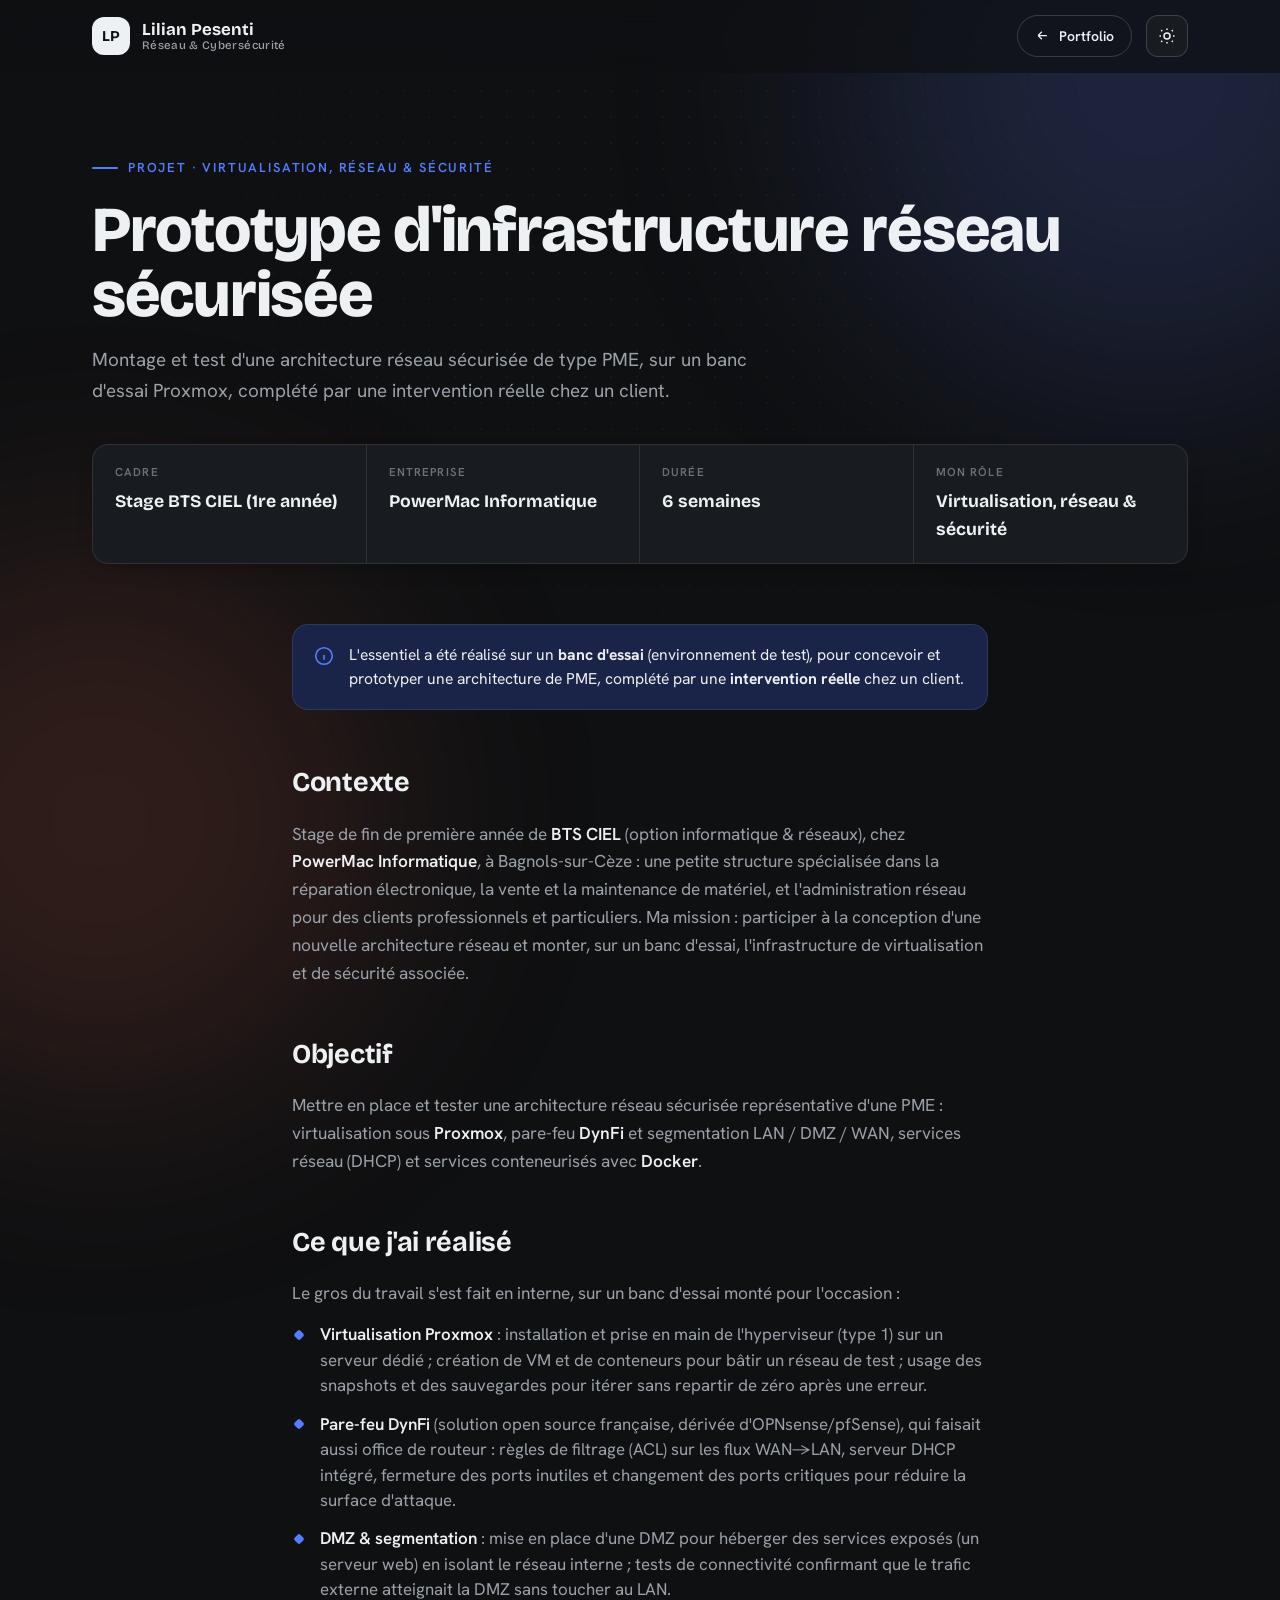
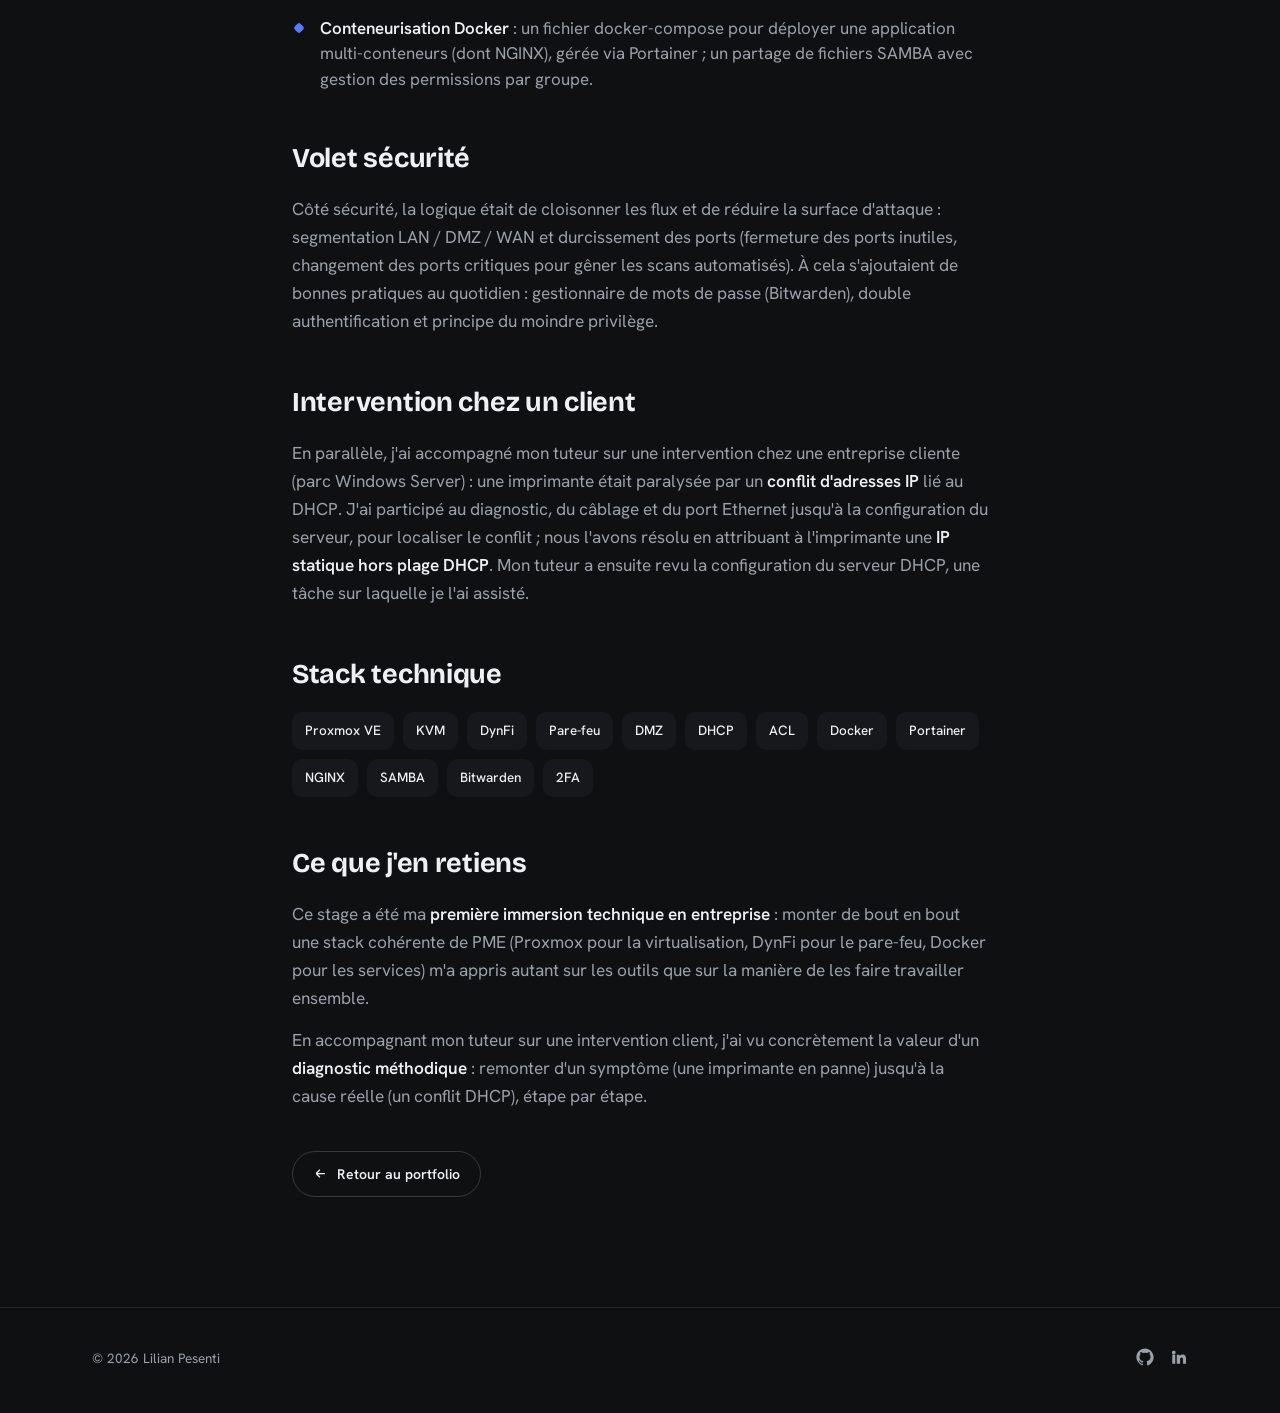
<file: projet-infra-pme.html>
<!DOCTYPE html>
<html lang="fr">
<head>
<meta charset="UTF-8" />
<script>(function(){var d=document.documentElement;d.classList.add('js');try{var t=localStorage.getItem('theme');if(t!=='light')d.classList.add('dark');}catch(e){}})();</script>
<meta name="viewport" content="width=device-width, initial-scale=1.0" />
<title>Infrastructure PME : virtualisation, pare-feu & conteneurs — Lilian Pesenti</title>
<meta name="description" content="Étude de cas : montage et test d'une architecture réseau sécurisée de PME (Proxmox, pare-feu DynFi, DMZ, Docker), avec une intervention client, lors d'un stage BTS CIEL, par Lilian Pesenti." />

<link rel="preconnect" href="https://fonts.googleapis.com" />
<link rel="preconnect" href="https://fonts.gstatic.com" crossorigin />
<link href="https://fonts.googleapis.com/css2?family=Bricolage+Grotesque:opsz,wght@12..96,500..800&family=Hanken+Grotesk:wght@400;500;600;700&display=swap" rel="stylesheet" />

<link rel="stylesheet" href="css/base.css" />
<link rel="stylesheet" href="css/main.css" />
<link rel="stylesheet" href="css/project.css" />
<link rel="stylesheet" href="css/dark.css" />
<script src="js/main.js" defer></script>
</head>
<body>
<div class="dots"></div><div class="blob b1"></div><div class="blob b2"></div>

<header id="top">
  <div class="wrap nav">
    <a class="brand" href="index.html"><span class="mk">LP</span><span class="nm">Lilian Pesenti<small>Réseau &amp; Cybersécurité</small></span></a>
    <div class="nav-right">
      <a class="btn" href="index.html"><svg viewBox="0 0 24 24" fill="none" stroke="currentColor" stroke-width="2"><path d="M19 12H5M5 12l6-6M5 12l6 6"/></svg>Portfolio</a>
      <button class="theme-toggle" id="themeToggle" aria-label="Changer de thème" title="Mode clair / sombre">
        <svg class="ic-sun" viewBox="0 0 24 24" fill="none" stroke="currentColor" stroke-width="2"><circle cx="12" cy="12" r="4"/><path d="M12 2v2M12 20v2M4 12H2M22 12h-2M5.6 5.6L4.2 4.2M19.8 19.8l-1.4-1.4M18.4 5.6l1.4-1.4M4.2 19.8l1.4-1.4"/></svg>
        <svg class="ic-moon" viewBox="0 0 24 24" fill="none" stroke="currentColor" stroke-width="2"><path d="M21 12.8A9 9 0 1111.2 3a7 7 0 009.8 9.8z"/></svg>
      </button>
    </div>
  </div>
</header>

<main>
<section class="proj-hero">
  <div class="wrap">
    <span class="eyebrow reveal">Projet · Virtualisation, réseau &amp; sécurité</span>
    <h1 class="reveal">Prototype d'infrastructure réseau sécurisée</h1>
    <p class="tagline reveal">Montage et test d'une architecture réseau sécurisée de type PME, sur un banc d'essai Proxmox, complété par une intervention réelle chez un client.</p>
    <div class="proj-meta reveal">
      <div class="m"><span class="k">Cadre</span><span class="v">Stage BTS CIEL (1re année)</span></div>
      <div class="m"><span class="k">Entreprise</span><span class="v">PowerMac Informatique</span></div>
      <div class="m"><span class="k">Durée</span><span class="v">6 semaines</span></div>
      <div class="m"><span class="k">Mon rôle</span><span class="v">Virtualisation, réseau &amp; sécurité</span></div>
    </div>
  </div>
</section>

<section class="proj-body">
  <div class="wrap narrow">
    <div class="callout reveal">
      <svg viewBox="0 0 24 24" fill="none" stroke="currentColor" stroke-width="1.8"><circle cx="12" cy="12" r="9"/><path d="M12 11v5M12 7.5h.01"/></svg>
      <div>L'essentiel a été réalisé sur un <b>banc d'essai</b> (environnement de test), pour concevoir et prototyper une architecture de PME, complété par une <b>intervention réelle</b> chez un client.</div>
    </div>

    <div class="block reveal">
      <h2>Contexte</h2>
      <p>Stage de fin de première année de <b>BTS CIEL</b> (option informatique &amp; réseaux), chez <b>PowerMac Informatique</b>, à Bagnols-sur-Cèze : une petite structure spécialisée dans la réparation électronique, la vente et la maintenance de matériel, et l'administration réseau pour des clients professionnels et particuliers. Ma mission : participer à la conception d'une nouvelle architecture réseau et monter, sur un banc d'essai, l'infrastructure de virtualisation et de sécurité associée.</p>
    </div>

    <div class="block reveal">
      <h2>Objectif</h2>
      <p>Mettre en place et tester une architecture réseau sécurisée représentative d'une PME : virtualisation sous <b>Proxmox</b>, pare-feu <b>DynFi</b> et segmentation LAN / DMZ / WAN, services réseau (DHCP) et services conteneurisés avec <b>Docker</b>.</p>
    </div>

    <div class="block reveal">
      <h2>Ce que j'ai réalisé</h2>
      <p>Le gros du travail s'est fait en interne, sur un banc d'essai monté pour l'occasion :</p>
      <ul>
        <li><b>Virtualisation Proxmox</b> : installation et prise en main de l'hyperviseur (type 1) sur un serveur dédié ; création de VM et de conteneurs pour bâtir un réseau de test ; usage des snapshots et des sauvegardes pour itérer sans repartir de zéro après une erreur.</li>
        <li><b>Pare-feu DynFi</b> (solution open source française, dérivée d'OPNsense/pfSense), qui faisait aussi office de routeur : règles de filtrage (ACL) sur les flux WAN→LAN, serveur DHCP intégré, fermeture des ports inutiles et changement des ports critiques pour réduire la surface d'attaque.</li>
        <li><b>DMZ &amp; segmentation</b> : mise en place d'une DMZ pour héberger des services exposés (un serveur web) en isolant le réseau interne ; tests de connectivité confirmant que le trafic externe atteignait la DMZ sans toucher au LAN.</li>
        <li><b>Conteneurisation Docker</b> : un fichier docker-compose pour déployer une application multi-conteneurs (dont NGINX), gérée via Portainer ; un partage de fichiers SAMBA avec gestion des permissions par groupe.</li>
      </ul>
    </div>

    <div class="block reveal">
      <h2>Volet sécurité</h2>
      <p>Côté sécurité, la logique était de cloisonner les flux et de réduire la surface d'attaque : segmentation LAN / DMZ / WAN et durcissement des ports (fermeture des ports inutiles, changement des ports critiques pour gêner les scans automatisés). À cela s'ajoutaient de bonnes pratiques au quotidien : gestionnaire de mots de passe (Bitwarden), double authentification et principe du moindre privilège.</p>
    </div>

    <div class="block reveal">
      <h2>Intervention chez un client</h2>
      <p>En parallèle, j'ai accompagné mon tuteur sur une intervention chez une entreprise cliente (parc Windows Server) : une imprimante était paralysée par un <b>conflit d'adresses IP</b> lié au DHCP. J'ai participé au diagnostic, du câblage et du port Ethernet jusqu'à la configuration du serveur, pour localiser le conflit ; nous l'avons résolu en attribuant à l'imprimante une <b>IP statique hors plage DHCP</b>. Mon tuteur a ensuite revu la configuration du serveur DHCP, une tâche sur laquelle je l'ai assisté.</p>
    </div>

    <div class="block reveal">
      <h2>Stack technique</h2>
      <div class="chips">
        <span class="chip">Proxmox VE</span><span class="chip">KVM</span><span class="chip">DynFi</span><span class="chip">Pare-feu</span><span class="chip">DMZ</span><span class="chip">DHCP</span><span class="chip">ACL</span><span class="chip">Docker</span><span class="chip">Portainer</span><span class="chip">NGINX</span><span class="chip">SAMBA</span><span class="chip">Bitwarden</span><span class="chip">2FA</span>
      </div>
    </div>

    <div class="block reveal">
      <h2>Ce que j'en retiens</h2>
      <p>Ce stage a été ma <b>première immersion technique en entreprise</b> : monter de bout en bout une stack cohérente de PME (Proxmox pour la virtualisation, DynFi pour le pare-feu, Docker pour les services) m'a appris autant sur les outils que sur la manière de les faire travailler ensemble.</p>
      <p>En accompagnant mon tuteur sur une intervention client, j'ai vu concrètement la valeur d'un <b>diagnostic méthodique</b> : remonter d'un symptôme (une imprimante en panne) jusqu'à la cause réelle (un conflit DHCP), étape par étape.</p>
    </div>

    <a class="btn reveal" href="index.html"><svg viewBox="0 0 24 24" fill="none" stroke="currentColor" stroke-width="2"><path d="M19 12H5M5 12l6-6M5 12l6 6"/></svg>Retour au portfolio</a>
  </div>
</section>
</main>

<footer><div class="wrap foot"><span>© <span id="year"></span> Lilian Pesenti</span><div class="soc"><a href="https://github.com/LilianPST" target="_blank" rel="noopener" aria-label="GitHub"><svg viewBox="0 0 24 24" fill="currentColor"><path d="M12 .5C5.7.5.5 5.7.5 12c0 5.1 3.3 9.4 7.9 10.9.6.1.8-.2.8-.5v-1.8c-3.2.7-3.9-1.4-3.9-1.4-.5-1.3-1.3-1.7-1.3-1.7-1-.7.1-.7.1-.7 1.2.1 1.8 1.2 1.8 1.2 1 1.8 2.7 1.3 3.4 1 .1-.8.4-1.3.7-1.6-2.6-.3-5.3-1.3-5.3-5.8 0-1.3.5-2.3 1.2-3.1-.1-.3-.5-1.5.1-3.1 0 0 1-.3 3.3 1.2a11.5 11.5 0 016 0C17 5 18 5.3 18 5.3c.6 1.6.2 2.8.1 3.1.8.8 1.2 1.8 1.2 3.1 0 4.5-2.7 5.5-5.3 5.8.4.4.8 1.1.8 2.2v3.3c0 .3.2.6.8.5 4.6-1.5 7.9-5.8 7.9-10.9C23.5 5.7 18.3.5 12 .5z"/></svg></a><a href="https://www.linkedin.com/in/lilian-pesenti" target="_blank" rel="noopener" aria-label="LinkedIn"><svg viewBox="0 0 24 24" fill="currentColor"><path d="M4.98 3.5A2.5 2.5 0 002.5 6a2.5 2.5 0 002.48 2.5A2.5 2.5 0 007.5 6 2.5 2.5 0 004.98 3.5zM3 9h4v12H3zM9 9h3.8v1.7h.05c.53-1 1.83-2.05 3.76-2.05 4.02 0 4.76 2.65 4.76 6.1V21h-4v-5.4c0-1.29-.02-2.95-1.8-2.95-1.8 0-2.07 1.4-2.07 2.85V21H9z"/></svg></a></div></div></footer>
</body>
</html>
</file>
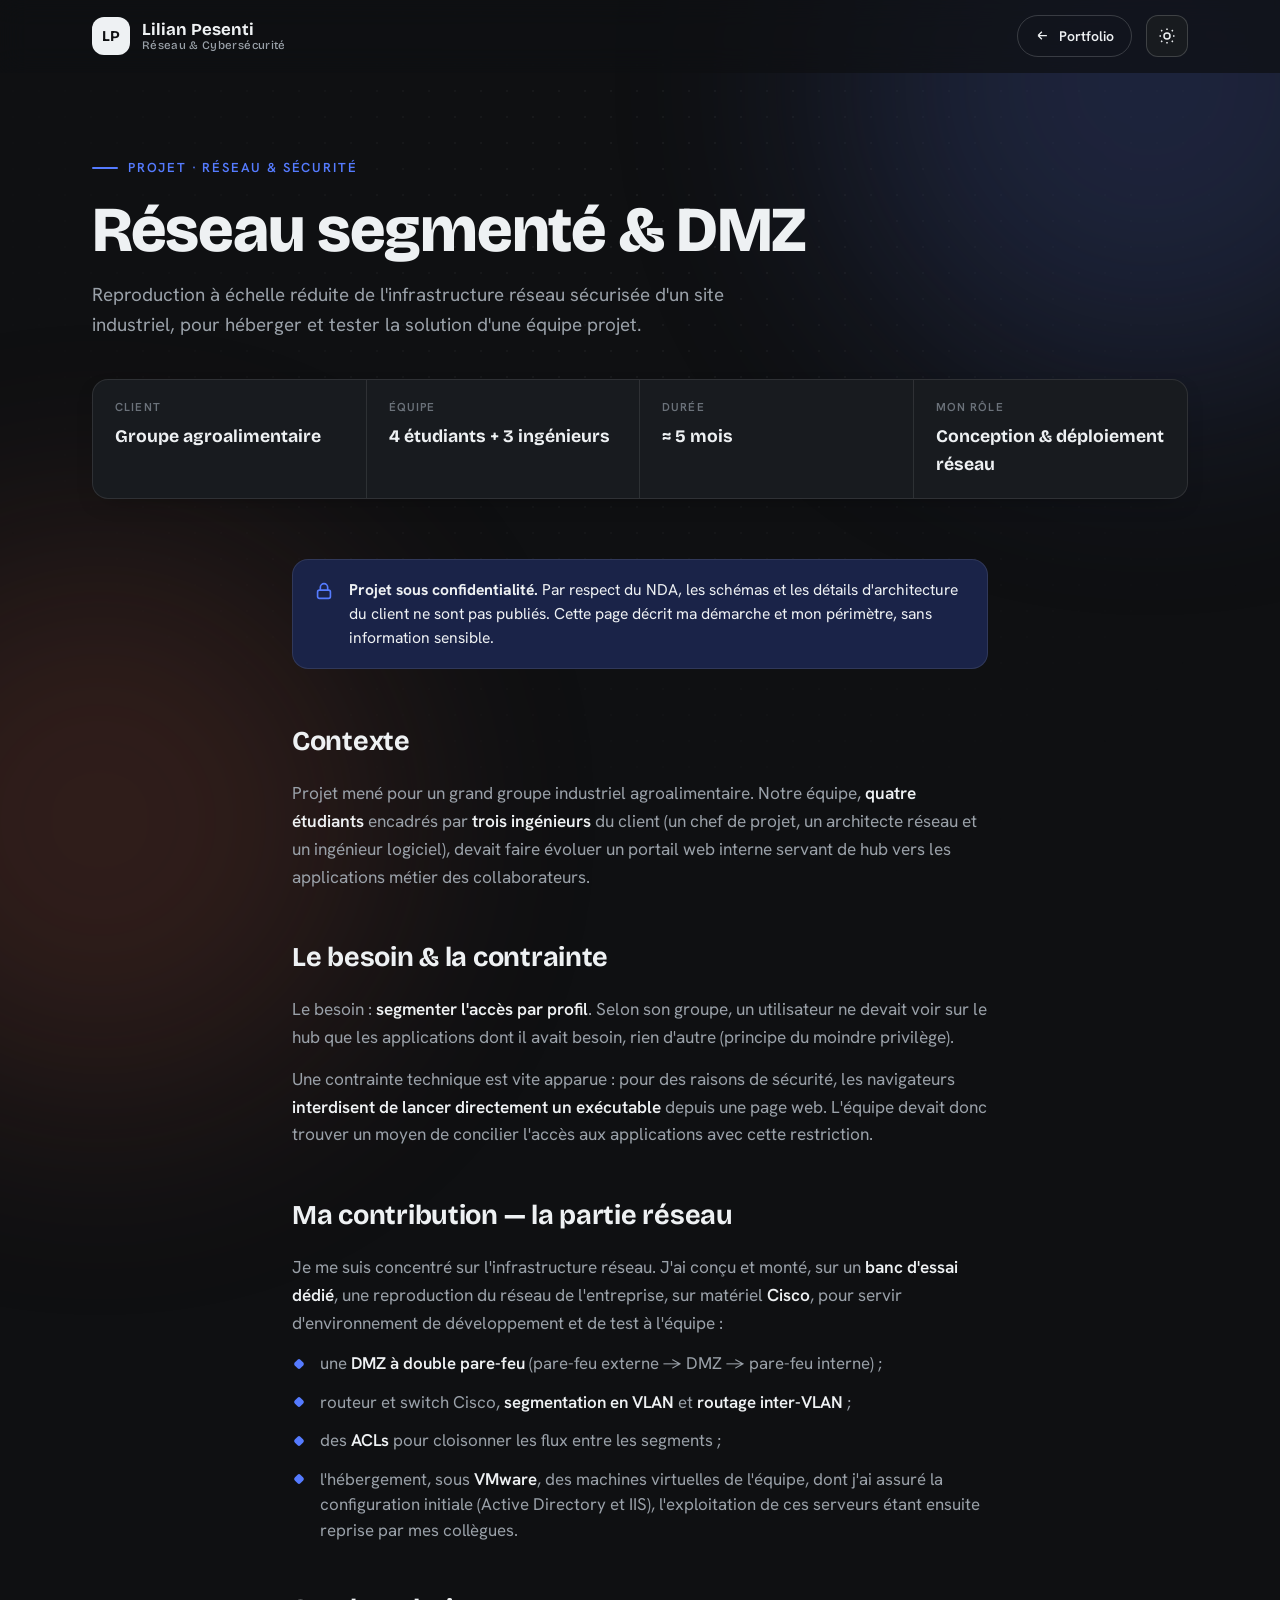
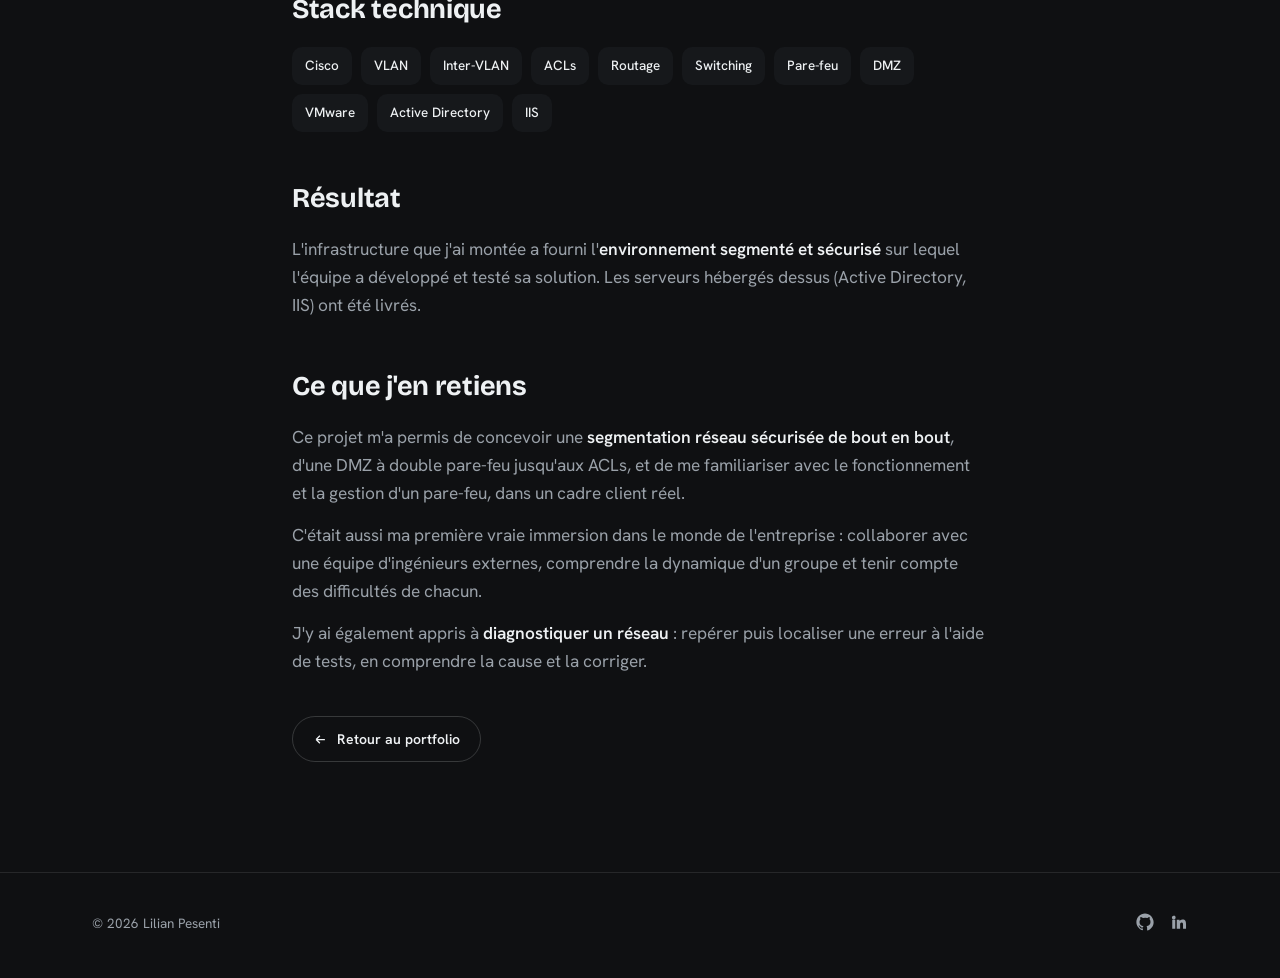
<file: projet-reseau-dmz.html>
<!DOCTYPE html>
<html lang="fr">
<head>
<meta charset="UTF-8" />
<script>(function(){var d=document.documentElement;d.classList.add('js');try{var t=localStorage.getItem('theme');if(t!=='light')d.classList.add('dark');}catch(e){}})();</script>
<meta name="viewport" content="width=device-width, initial-scale=1.0" />
<title>Infrastructure réseau & DMZ — Lilian Pesenti</title>
<meta name="description" content="Étude de cas : reproduction à échelle réduite d'une infrastructure réseau sécurisée (DMZ à double pare-feu, VLAN, ACLs, VMware) dans le cadre d'un projet client, par Lilian Pesenti." />

<link rel="preconnect" href="https://fonts.googleapis.com" />
<link rel="preconnect" href="https://fonts.gstatic.com" crossorigin />
<link href="https://fonts.googleapis.com/css2?family=Bricolage+Grotesque:opsz,wght@12..96,500..800&family=Hanken+Grotesk:wght@400;500;600;700&display=swap" rel="stylesheet" />

<link rel="stylesheet" href="css/base.css" />
<link rel="stylesheet" href="css/main.css" />
<link rel="stylesheet" href="css/project.css" />
<link rel="stylesheet" href="css/dark.css" />
<script src="js/main.js" defer></script>
</head>
<body>
<div class="dots"></div><div class="blob b1"></div><div class="blob b2"></div>

<header id="top">
  <div class="wrap nav">
    <a class="brand" href="index.html"><span class="mk">LP</span><span class="nm">Lilian Pesenti<small>Réseau &amp; Cybersécurité</small></span></a>
    <div class="nav-right">
      <a class="btn" href="index.html"><svg viewBox="0 0 24 24" fill="none" stroke="currentColor" stroke-width="2"><path d="M19 12H5M5 12l6-6M5 12l6 6"/></svg>Portfolio</a>
      <button class="theme-toggle" id="themeToggle" aria-label="Changer de thème" title="Mode clair / sombre">
        <svg class="ic-sun" viewBox="0 0 24 24" fill="none" stroke="currentColor" stroke-width="2"><circle cx="12" cy="12" r="4"/><path d="M12 2v2M12 20v2M4 12H2M22 12h-2M5.6 5.6L4.2 4.2M19.8 19.8l-1.4-1.4M18.4 5.6l1.4-1.4M4.2 19.8l1.4-1.4"/></svg>
        <svg class="ic-moon" viewBox="0 0 24 24" fill="none" stroke="currentColor" stroke-width="2"><path d="M21 12.8A9 9 0 1111.2 3a7 7 0 009.8 9.8z"/></svg>
      </button>
    </div>
  </div>
</header>

<main>
<section class="proj-hero">
  <div class="wrap">
    <span class="eyebrow reveal">Projet · Réseau &amp; Sécurité</span>
    <h1 class="reveal">Réseau segmenté &amp; DMZ</h1>
    <p class="tagline reveal">Reproduction à échelle réduite de l'infrastructure réseau sécurisée d'un site industriel, pour héberger et tester la solution d'une équipe projet.</p>
    <div class="proj-meta reveal">
      <div class="m"><span class="k">Client</span><span class="v">Groupe agroalimentaire</span></div>
      <div class="m"><span class="k">Équipe</span><span class="v">4 étudiants + 3 ingénieurs</span></div>
      <div class="m"><span class="k">Durée</span><span class="v">≈ 5 mois</span></div>
      <div class="m"><span class="k">Mon rôle</span><span class="v">Conception &amp; déploiement réseau</span></div>
    </div>
  </div>
</section>

<section class="proj-body">
  <div class="wrap narrow">
    <div class="callout reveal">
      <svg viewBox="0 0 24 24" fill="none" stroke="currentColor" stroke-width="1.8"><rect x="5" y="11" width="14" height="9" rx="2"/><path d="M8 11V8a4 4 0 018 0v3"/></svg>
      <div><b>Projet sous confidentialité.</b> Par respect du NDA, les schémas et les détails d'architecture du client ne sont pas publiés. Cette page décrit ma démarche et mon périmètre, sans information sensible.</div>
    </div>

    <div class="block reveal">
      <h2>Contexte</h2>
      <p>Projet mené pour un grand groupe industriel agroalimentaire. Notre équipe, <b>quatre étudiants</b> encadrés par <b>trois ingénieurs</b> du client (un chef de projet, un architecte réseau et un ingénieur logiciel), devait faire évoluer un portail web interne servant de hub vers les applications métier des collaborateurs.</p>
    </div>

    <div class="block reveal">
      <h2>Le besoin &amp; la contrainte</h2>
      <p>Le besoin : <b>segmenter l'accès par profil</b>. Selon son groupe, un utilisateur ne devait voir sur le hub que les applications dont il avait besoin, rien d'autre (principe du moindre privilège).</p>
      <p>Une contrainte technique est vite apparue : pour des raisons de sécurité, les navigateurs <b>interdisent de lancer directement un exécutable</b> depuis une page web. L'équipe devait donc trouver un moyen de concilier l'accès aux applications avec cette restriction.</p>
    </div>

    <div class="block reveal">
      <h2>Ma contribution — la partie réseau</h2>
      <p>Je me suis concentré sur l'infrastructure réseau. J'ai conçu et monté, sur un <b>banc d'essai dédié</b>, une reproduction du réseau de l'entreprise, sur matériel <b>Cisco</b>, pour servir d'environnement de développement et de test à l'équipe :</p>
      <ul>
        <li>une <b>DMZ à double pare-feu</b> (pare-feu externe → DMZ → pare-feu interne) ;</li>
        <li>routeur et switch Cisco, <b>segmentation en VLAN</b> et <b>routage inter-VLAN</b> ;</li>
        <li>des <b>ACLs</b> pour cloisonner les flux entre les segments ;</li>
        <li>l'hébergement, sous <b>VMware</b>, des machines virtuelles de l'équipe, dont j'ai assuré la configuration initiale (Active Directory et IIS), l'exploitation de ces serveurs étant ensuite reprise par mes collègues.</li>
      </ul>
    </div>

    <div class="block reveal">
      <h2>Stack technique</h2>
      <div class="chips">
        <span class="chip">Cisco</span><span class="chip">VLAN</span><span class="chip">Inter-VLAN</span><span class="chip">ACLs</span><span class="chip">Routage</span><span class="chip">Switching</span><span class="chip">Pare-feu</span><span class="chip">DMZ</span><span class="chip">VMware</span><span class="chip">Active Directory</span><span class="chip">IIS</span>
      </div>
    </div>

    <div class="block reveal">
      <h2>Résultat</h2>
      <p>L'infrastructure que j'ai montée a fourni l'<b>environnement segmenté et sécurisé</b> sur lequel l'équipe a développé et testé sa solution. Les serveurs hébergés dessus (Active Directory, IIS) ont été livrés.</p>
    </div>

    <div class="block reveal">
      <h2>Ce que j'en retiens</h2>
      <p>Ce projet m'a permis de concevoir une <b>segmentation réseau sécurisée de bout en bout</b>, d'une DMZ à double pare-feu jusqu'aux ACLs, et de me familiariser avec le fonctionnement et la gestion d'un pare-feu, dans un cadre client réel.</p>
      <p>C'était aussi ma première vraie immersion dans le monde de l'entreprise : collaborer avec une équipe d'ingénieurs externes, comprendre la dynamique d'un groupe et tenir compte des difficultés de chacun.</p>
      <p>J'y ai également appris à <b>diagnostiquer un réseau</b> : repérer puis localiser une erreur à l'aide de tests, en comprendre la cause et la corriger.</p>
    </div>

    <a class="btn reveal" href="index.html"><svg viewBox="0 0 24 24" fill="none" stroke="currentColor" stroke-width="2"><path d="M19 12H5M5 12l6-6M5 12l6 6"/></svg>Retour au portfolio</a>
  </div>
</section>
</main>

<footer><div class="wrap foot"><span>© <span id="year"></span> Lilian Pesenti</span><div class="soc"><a href="https://github.com/LilianPST" target="_blank" rel="noopener" aria-label="GitHub"><svg viewBox="0 0 24 24" fill="currentColor"><path d="M12 .5C5.7.5.5 5.7.5 12c0 5.1 3.3 9.4 7.9 10.9.6.1.8-.2.8-.5v-1.8c-3.2.7-3.9-1.4-3.9-1.4-.5-1.3-1.3-1.7-1.3-1.7-1-.7.1-.7.1-.7 1.2.1 1.8 1.2 1.8 1.2 1 1.8 2.7 1.3 3.4 1 .1-.8.4-1.3.7-1.6-2.6-.3-5.3-1.3-5.3-5.8 0-1.3.5-2.3 1.2-3.1-.1-.3-.5-1.5.1-3.1 0 0 1-.3 3.3 1.2a11.5 11.5 0 016 0C17 5 18 5.3 18 5.3c.6 1.6.2 2.8.1 3.1.8.8 1.2 1.8 1.2 3.1 0 4.5-2.7 5.5-5.3 5.8.4.4.8 1.1.8 2.2v3.3c0 .3.2.6.8.5 4.6-1.5 7.9-5.8 7.9-10.9C23.5 5.7 18.3.5 12 .5z"/></svg></a><a href="https://www.linkedin.com/in/lilian-pesenti" target="_blank" rel="noopener" aria-label="LinkedIn"><svg viewBox="0 0 24 24" fill="currentColor"><path d="M4.98 3.5A2.5 2.5 0 002.5 6a2.5 2.5 0 002.48 2.5A2.5 2.5 0 007.5 6 2.5 2.5 0 004.98 3.5zM3 9h4v12H3zM9 9h3.8v1.7h.05c.53-1 1.83-2.05 3.76-2.05 4.02 0 4.76 2.65 4.76 6.1V21h-4v-5.4c0-1.29-.02-2.95-1.8-2.95-1.8 0-2.07 1.4-2.07 2.85V21H9z"/></svg></a></div></div></footer>
</body>
</html>
</file>
<file: css/base.css>
/* =============================================================
   BASE — tokens, reset, typographie, fonds, utilitaires partagés
   Modifier ici : couleurs, polices, boutons, puces, badges.
   ============================================================= */

:root{
  /* Couleurs */
  --bg:#f7f5f0;        --bg-2:#efece3;       --card:#ffffff;
  --ink:#1a1916;       --muted:#6c685f;      --muted-2:#9c978c;
  --blue:#2d5bff;      --blue-ink:#1c3fcf;   --blue-soft:#e7ecff;
  --coral:#ff6a4d;     --coral-ink:#c33c22;  --coral-soft:#ffe5de;
  --green:#16a34a;     --green-ink:#0a7c43;  --green-soft:#dcf5e6;
  --line:rgba(26,25,22,.10);  --line-2:rgba(26,25,22,.18);

  /* Ombres */
  --shadow:0 14px 44px -22px rgba(26,25,22,.30);
  --shadow-sm:0 6px 20px -12px rgba(26,25,22,.25);

  /* Typographie */
  --disp:'Bricolage Grotesque', sans-serif;
  --sans:'Hanken Grotesk', sans-serif;

  /* Mise en page */
  --maxw:1160px;  --r:20px;
  --ease:cubic-bezier(.22,.61,.36,1);
}

*{margin:0;padding:0;box-sizing:border-box;}
html{scroll-behavior:smooth;}
body{
  font-family:var(--sans);
  background:var(--bg);
  color:var(--ink);
  line-height:1.62;
  font-size:17px;
  -webkit-font-smoothing:antialiased;
  overflow-x:hidden;
}
a{color:inherit;text-decoration:none;}
img{max-width:100%;display:block;}
::selection{background:var(--blue);color:#fff;}

/* ---- Fonds décoratifs ---- */
.dots,.blob{position:fixed;z-index:0;pointer-events:none;}
.dots{
  inset:0;
  background-image:radial-gradient(rgba(26,25,22,.055) 1px,transparent 1px);
  background-size:26px 26px;
  -webkit-mask-image:radial-gradient(circle at 50% 24%,#000,transparent 78%);
          mask-image:radial-gradient(circle at 50% 24%,#000,transparent 78%);
}
.blob{border-radius:50%;filter:blur(120px);}
.blob.b1{width:620px;height:620px;background:#bfccff;top:-230px;right:-180px;opacity:.38;}
.blob.b2{width:560px;height:560px;background:#ffccbb;bottom:-200px;left:-180px;opacity:.32;}

/* ---- Conteneur & sections ---- */
.wrap{max-width:var(--maxw);margin:0 auto;padding:0 32px;position:relative;z-index:2;}
section{padding:118px 0;}

/* ---- En-têtes de section ---- */
.eyebrow{display:inline-flex;align-items:center;gap:10px;font-size:13px;font-weight:600;letter-spacing:.14em;text-transform:uppercase;color:var(--blue);}
.eyebrow::before{content:"";width:26px;height:2px;background:var(--blue);border-radius:2px;}
.sec-head{margin-bottom:60px;max-width:760px;}
.sec-head h2{font-family:var(--disp);font-weight:700;font-size:clamp(2.1rem,4.8vw,3.4rem);line-height:1.03;letter-spacing:-.02em;margin-top:16px;}
.sec-head .kicker{color:var(--muted);font-size:1.08rem;margin-top:16px;max-width:600px;}

/* ---- Boutons ---- */
.btn{
  font-size:14px;font-weight:600;padding:11px 20px;border-radius:999px;
  border:1.5px solid var(--line-2);background:transparent;color:var(--ink);
  cursor:pointer;display:inline-flex;align-items:center;gap:9px;
  transition:transform .2s var(--ease),box-shadow .2s,background .2s,color .2s,border-color .2s;
}
.btn:hover{transform:translateY(-2px);box-shadow:var(--shadow-sm);}
.btn svg{width:15px;height:15px;}
.btn-fill{background:var(--blue);border-color:var(--blue);color:#fff;}
.btn-fill:hover{background:var(--blue-ink);border-color:var(--blue-ink);box-shadow:0 12px 30px -12px rgba(45,91,255,.6);}

/* ---- Puces / tags ---- */
.chips{display:flex;flex-wrap:wrap;gap:9px;}
.chip{font-size:13.5px;font-weight:500;color:var(--ink);background:var(--bg-2);border:1px solid transparent;border-radius:10px;padding:7px 12px;transition:.2s;}
.chip:hover{background:var(--blue);color:#fff;}
.chip.ph{background:none;border:1px dashed var(--line-2);color:var(--muted-2);}

/* ---- Badges ---- */
.badge{display:inline-block;font-size:11px;font-weight:700;letter-spacing:.03em;text-transform:uppercase;padding:4px 10px;border-radius:8px;margin-top:10px;}
.badge.live{background:var(--blue);color:#fff;}
.badge.ok{background:var(--green-soft);color:var(--green-ink);} /* « Obtenu » → vert (positif) */

/* ---- Animations d'apparition ---- */
.js .reveal{opacity:0;transform:translateY(24px);transition:opacity .7s var(--ease),transform .7s var(--ease);}
.js .reveal.in{opacity:1;transform:none;}
.js [data-stg]{opacity:0;transform:translateY(20px);}
.js [data-stg].in{opacity:1;transform:none;transition:opacity .65s var(--ease),transform .65s var(--ease);}

@media (prefers-reduced-motion:reduce){
  *{animation:none!important;transition:none!important;}
  .js .reveal,.js [data-stg]{opacity:1!important;transform:none!important;}
  html{scroll-behavior:auto;}
}
</file>
<file: css/main.css>
/* =============================================================
   MAIN — nav, hero, sections, footer (mise en page)
   ============================================================= */

/* ---------- Navigation ---------- */
header{position:fixed;inset:0 0 auto 0;z-index:50;background:rgba(247,245,240,.78);backdrop-filter:blur(14px);-webkit-backdrop-filter:blur(14px);border-bottom:1px solid transparent;transition:border-color .3s,background .3s;}
header.scrolled{border-bottom-color:var(--line);background:rgba(247,245,240,.9);}
.nav{display:flex;align-items:center;justify-content:space-between;height:72px;}
.brand{display:flex;align-items:center;gap:12px;}
.brand .mk{width:38px;height:38px;border-radius:12px;background:var(--ink);color:var(--bg);display:grid;place-items:center;font-family:var(--disp);font-weight:700;font-size:15px;}
.brand .nm{font-family:var(--disp);font-weight:700;font-size:1.05rem;line-height:1.05;}
.brand small{display:block;color:var(--muted);font-weight:500;font-size:11.5px;letter-spacing:.03em;}
.nav-links{display:flex;align-items:center;gap:28px;}
.nav-links a{font-size:14px;font-weight:600;color:var(--muted);transition:color .2s;}
.nav-links a .n{color:var(--muted-2);font-weight:500;margin-right:5px;}
.nav-links a:hover,.nav-links a.active{color:var(--ink);}
.nav-links a.active .n{color:var(--blue);}
.nav .btn{padding:9px 17px;}
/* Le bouton CV rempli garde son texte blanc (la règle .nav-links a est plus spécifique que .btn-fill) */
.nav-links a.btn-fill,
.nav-links a.btn-fill:hover{color:#fff;}
.nav-right{display:flex;align-items:center;gap:14px;}
.theme-toggle{background:var(--card);border:1.5px solid var(--line-2);border-radius:12px;width:42px;height:42px;cursor:pointer;color:var(--ink);display:grid;place-items:center;transition:transform .2s var(--ease),border-color .2s,color .2s;}
.theme-toggle:hover{transform:translateY(-2px);border-color:var(--blue);color:var(--blue);}
.theme-toggle svg{width:18px;height:18px;}
.theme-toggle .ic-sun{display:none;}
html.dark .theme-toggle .ic-sun{display:block;}
html.dark .theme-toggle .ic-moon{display:none;}
.burger{display:none;background:var(--card);border:1.5px solid var(--line-2);border-radius:12px;width:42px;height:42px;cursor:pointer;color:var(--ink);}
.burger span{display:block;width:18px;height:2px;background:currentColor;margin:4px auto;border-radius:2px;}

/* ---------- Hero ---------- */
.hero{padding:clamp(150px,30vh,240px) 0 90px;}
.hero-grid{display:grid;grid-template-columns:1.25fr .9fr;gap:56px;align-items:start;}
.hello{display:inline-flex;align-items:center;gap:10px;background:var(--coral-soft);color:var(--coral-ink);font-weight:600;font-size:14px;padding:8px 15px;border-radius:999px;}
.hello .dot{width:8px;height:8px;border-radius:50%;background:var(--coral);animation:pulse 2.4s infinite;}
@keyframes pulse{0%{box-shadow:0 0 0 0 rgba(255,106,77,.5);}70%{box-shadow:0 0 0 9px rgba(255,106,77,0);}100%{box-shadow:0 0 0 0 rgba(255,106,77,0);}}
.hero h1{font-family:var(--disp);font-weight:800;font-size:clamp(2.8rem,7vw,5.2rem);line-height:.98;letter-spacing:-.03em;margin:26px 0 0;}
.hero h1 .u,.contact-card h2 .u{position:relative;white-space:nowrap;}
.hero h1 .u::after{content:"";position:absolute;left:0;right:0;bottom:.06em;height:.12em;background:var(--coral);border-radius:4px;z-index:-1;opacity:.85;}
.hero .role{font-size:clamp(1.05rem,2vw,1.35rem);color:var(--ink);font-weight:600;margin-top:22px;}
.hero .role b{color:var(--blue);}
.hero .lead{color:var(--muted);font-size:1.12rem;max-width:500px;margin-top:18px;}
.hero .cta{display:flex;flex-wrap:wrap;gap:13px;margin-top:32px;}
.hero .cta .btn{padding:13px 24px;}

/* ---------- Carte profil (hero) ---------- */
.pcard{background:var(--card);border:1px solid var(--line);border-radius:26px;box-shadow:var(--shadow);overflow:hidden;margin-top:calc(154px - clamp(150px,30vh,240px));}
.pcard .photo{aspect-ratio:1/.82;background:linear-gradient(135deg,var(--blue-soft),var(--coral-soft));display:grid;place-items:center;color:var(--muted);}
.pcard .photo .ph-ic{display:flex;flex-direction:column;align-items:center;gap:10px;font-size:13px;font-weight:600;}
.pcard .photo .ph-ic svg{width:46px;height:46px;opacity:.55;}
.pcard .photo img{width:100%;height:100%;object-fit:cover;}
.pcard .pbody{padding:22px 24px 24px;}
.pcard .pname{font-family:var(--disp);font-weight:700;font-size:1.4rem;}
.pcard .prole{color:var(--blue);font-weight:600;font-size:.95rem;margin-top:2px;}
.pcard .pfacts{margin-top:18px;display:grid;gap:11px;}
.pcard .pf{display:flex;align-items:center;gap:11px;font-size:14.5px;color:var(--ink);}
.pcard .pf svg{width:17px;height:17px;color:var(--coral);flex:none;}
.pcard .pf b{color:var(--muted);font-weight:500;}
.pcard .psoc{display:flex;gap:10px;margin-top:20px;padding-top:18px;border-top:1px solid var(--line);}
.pcard .psoc a{width:40px;height:40px;border-radius:11px;border:1px solid var(--line-2);display:grid;place-items:center;color:var(--ink);transition:.2s;}
.pcard .psoc a:hover{background:var(--ink);color:var(--bg);transform:translateY(-2px);}
.pcard .psoc svg{width:18px;height:18px;}

/* ---------- Bandeau défilant ---------- */
.strip{margin-top:80px;border-top:1px solid var(--line);border-bottom:1px solid var(--line);padding:18px 0;overflow:hidden;}
.strip .run{display:flex;gap:40px;white-space:nowrap;animation:run 30s linear infinite;font-weight:600;color:var(--muted);font-size:15px;}
.strip .run span{display:inline-flex;gap:40px;align-items:center;}
.strip .run i{color:var(--coral);font-style:normal;}
@keyframes run{to{transform:translateX(-50%);}}

/* ---------- Profil ---------- */
.about-grid{display:grid;grid-template-columns:1.3fr .9fr;gap:48px;align-items:start;}
.about-text p{color:var(--muted);font-size:1.12rem;margin-bottom:18px;}
.about-text p b{color:var(--ink);font-weight:600;}
.metrics{display:grid;grid-template-columns:repeat(2,1fr);gap:14px;margin-top:32px;}
.metric{background:var(--card);border:1px solid var(--line);border-radius:18px;padding:20px;box-shadow:var(--shadow-sm);}
.metric .n{font-family:var(--disp);font-weight:700;font-size:2rem;color:var(--blue);line-height:1;}
.metric .l{color:var(--muted);font-size:.9rem;margin-top:7px;}
.seek{background:var(--card);border:1px solid var(--line);border-radius:22px;box-shadow:var(--shadow);overflow:hidden;}
.seek .top{background:var(--blue);color:#fff;padding:18px 24px;font-family:var(--disp);font-weight:700;font-size:1.15rem;display:flex;align-items:center;gap:10px;}
.seek .top svg{width:19px;height:19px;}
.seek .body{padding:8px 24px 20px;}
.seek .row{display:flex;justify-content:space-between;gap:16px;padding:13px 0;border-bottom:1px solid var(--line);font-size:.97rem;}
.seek .row:last-child{border-bottom:none;}
.seek dt{color:var(--muted);font-weight:500;}
.seek dd{font-weight:700;text-align:right;}
.seek dd a{color:var(--blue);font-weight:700;display:inline-flex;align-items:center;gap:6px;transition:color .2s;}
.seek dd a:hover{color:var(--blue-ink);}
.seek dd a svg{width:13px;height:13px;}

/* ---------- Compétences ---------- */
.skills-grid{display:grid;grid-template-columns:repeat(2,1fr);gap:20px;}
.skill-card{background:var(--card);border:1px solid var(--line);border-radius:var(--r);padding:28px;box-shadow:var(--shadow-sm);transition:transform .3s var(--ease),box-shadow .3s;}
.skill-card:hover{transform:translateY(-4px);box-shadow:var(--shadow);}
.skill-card .head{display:flex;align-items:center;gap:13px;margin-bottom:18px;}
.skill-card .ic{width:44px;height:44px;border-radius:13px;background:var(--blue-soft);color:var(--blue);display:grid;place-items:center;}
.skill-card:nth-child(even) .ic{background:var(--coral-soft);color:var(--coral-ink);}
.skill-card .ic svg{width:22px;height:22px;}
.skill-card h3{font-family:var(--disp);font-weight:700;font-size:1.25rem;}

/* ---------- Parcours ---------- */
.cols{display:grid;grid-template-columns:1fr 1fr;gap:52px;}
.col-title{display:flex;align-items:center;gap:11px;font-family:var(--disp);font-weight:700;font-size:1.3rem;margin-bottom:28px;}
.col-title .ic{width:34px;height:34px;border-radius:10px;background:var(--ink);color:var(--bg);display:grid;place-items:center;}
.col-title .ic svg{width:17px;height:17px;}
.tl{position:relative;padding-left:28px;}
.tl::before{content:"";position:absolute;left:5px;top:8px;bottom:8px;width:2px;background:var(--line-2);border-radius:2px;}
.tl-item{position:relative;padding-bottom:30px;}
.tl-item:last-child{padding-bottom:0;}
.tl-item::before{content:"";position:absolute;left:-27px;top:6px;width:11px;height:11px;border-radius:50%;background:var(--bg);border:2.5px solid var(--muted-2);}
.tl-item.live::before{background:var(--blue);border-color:var(--blue);box-shadow:0 0 0 5px var(--blue-soft);}
.tl-item .date{font-size:13px;font-weight:600;color:var(--muted-2);}
.tl-item h4{font-family:var(--disp);font-weight:700;font-size:1.18rem;margin:5px 0 3px;}
.tl-item .org{color:var(--blue);font-weight:600;font-size:.92rem;}
.tl-item p{color:var(--muted);font-size:.95rem;margin-top:7px;}

/* Certifications — bandeau pleine largeur (mis en avant sous les colonnes) */
.certs-block{margin-top:64px;padding-top:48px;border-top:1px solid var(--line);}
.cert-grid{display:flex;flex-direction:column;gap:14px;}
.cert{display:flex;align-items:center;gap:15px;background:var(--card);border:1px solid var(--line);border-radius:16px;padding:16px 18px;box-shadow:var(--shadow-sm);max-width:540px;}
.cert .bd{width:46px;height:46px;border-radius:13px;background:var(--blue-soft);color:var(--blue);display:grid;place-items:center;flex:none;}
.cert .bd svg{width:23px;height:23px;}
.cert strong{display:block;font-size:1.02rem;}
.cert span{color:var(--muted);font-size:.88rem;}
.cert.ph{border-style:dashed;box-shadow:none;background:none;}
.cert.ph .bd{background:none;border:1px dashed var(--line-2);color:var(--muted-2);}

/* ---------- Projets ---------- */
.proj-grid{display:grid;grid-template-columns:repeat(3,1fr);gap:24px;}
.proj-grid:has(.proj:only-child){grid-template-columns:1fr;max-width:620px;}
.proj{position:relative;background:var(--card);border:1px solid var(--line);border-radius:var(--r);overflow:hidden;box-shadow:var(--shadow-sm);display:flex;flex-direction:column;transition:transform .35s var(--ease),box-shadow .35s;}
.proj .card-link::after{content:"";position:absolute;inset:0;z-index:2;border-radius:inherit;}
.proj:hover{transform:translateY(-6px);box-shadow:var(--shadow);}
.proj .cover{height:150px;background:linear-gradient(130deg,#cdd8ff,#ffd2c7);display:flex;align-items:flex-end;padding:16px;position:relative;}
.proj:nth-child(2) .cover{background:linear-gradient(130deg,#ffd9cf,#d9e0ff);}
.proj:nth-child(3) .cover{background:linear-gradient(130deg,#cfe9da,#d4ddff);}
.proj .cover .ci{font-family:var(--disp);font-weight:800;font-size:2.2rem;color:rgba(26,25,22,.28);position:absolute;top:14px;right:18px;}
.proj .cover .ctag{background:#fff;color:#15140f;font-size:11.5px;font-weight:700;text-transform:uppercase;letter-spacing:.04em;padding:5px 10px;border-radius:8px;box-shadow:var(--shadow-sm);}
.proj .cover img{position:absolute;inset:0;width:100%;height:100%;object-fit:cover;}
.proj .pin{padding:24px;display:flex;flex-direction:column;flex:1;}
.proj h3{font-family:var(--disp);font-weight:700;font-size:1.45rem;line-height:1.05;}
.proj .yr{color:var(--muted-2);font-size:13px;font-weight:600;margin-top:3px;}
.proj p{color:var(--muted);font-size:.97rem;margin-top:12px;flex:1;}
.proj .links{display:flex;gap:18px;margin-top:18px;padding-top:16px;border-top:1px solid var(--line);}
.proj .links a{font-size:13.5px;font-weight:600;color:var(--blue);display:inline-flex;align-items:center;gap:6px;transition:.2s;}
.proj .links a:hover{color:var(--blue-ink);}
.proj .links a svg{width:14px;height:14px;}
.proj.ph{border-style:dashed;box-shadow:none;align-items:center;justify-content:center;text-align:center;padding:36px;color:var(--muted-2);min-height:240px;}
.proj.ph .pli{width:50px;height:50px;border-radius:14px;border:1px dashed var(--line-2);display:grid;place-items:center;margin-bottom:14px;color:var(--muted);}
.proj.ph .pli svg{width:24px;height:24px;}
.proj.ph h3{font-size:1.15rem;color:var(--muted);}
.proj.ph p{flex:none;font-size:13.5px;margin-top:6px;}

/* ---------- Contact ---------- */
.contact-card{background:var(--card);border:1px solid var(--line);border-radius:30px;box-shadow:var(--shadow);padding:64px 48px;text-align:center;position:relative;overflow:hidden;}
.contact-card>*{position:relative;z-index:1;}
.contact-card h2{font-family:var(--disp);font-weight:800;font-size:clamp(2.2rem,5.5vw,3.8rem);line-height:1;letter-spacing:-.02em;margin:18px auto 0;max-width:16ch;}
.contact-card h2 .u::after{content:"";position:absolute;left:0;right:0;bottom:.05em;height:.13em;background:var(--coral);border-radius:4px;z-index:-1;opacity:.85;}
.contact-card .sub{color:var(--muted);font-size:1.12rem;margin:20px auto 0;max-width:520px;}
.contact-card .actions{display:flex;flex-wrap:wrap;gap:13px;justify-content:center;margin-top:34px;}
.contact-card .actions .btn{padding:14px 26px;}
.contact-card .meta{display:flex;flex-wrap:wrap;gap:12px 32px;justify-content:center;margin-top:38px;font-size:14px;color:var(--muted);}
.contact-card .meta span{display:inline-flex;align-items:center;gap:8px;}
.contact-card .meta svg{width:16px;height:16px;color:var(--coral);}

/* ---------- Footer ---------- */
footer{padding:40px 0;border-top:1px solid var(--line);}
.foot{display:flex;justify-content:space-between;flex-wrap:wrap;gap:16px;font-size:13.5px;color:var(--muted);}
.foot .soc{display:flex;gap:16px;}
.foot .soc a:hover{color:var(--blue);}
.foot .soc svg{width:18px;height:18px;}

/* ---------- Responsive ---------- */
@media (max-width:920px){
  .blob{display:none;}
  .hero-grid,.about-grid,.skills-grid,.proj-grid,.cols{grid-template-columns:1fr;gap:40px;}
  section{padding:86px 0;}
  .hero{padding:128px 0 76px;}
  .pcard{max-width:420px;margin-top:0;}
  .nav-links{position:fixed;inset:72px 0 auto 0;flex-direction:column;align-items:flex-start;gap:0;background:rgba(247,245,240,.98);backdrop-filter:blur(16px);padding:8px 32px 24px;border-bottom:1px solid var(--line);transform:translateY(-130%);transition:transform .35s var(--ease);}
  .nav-links.open{transform:none;}
  .nav-links a{padding:15px 0;width:100%;border-bottom:1px solid var(--line);font-size:15px;}
  .nav-links .btn{margin-top:14px;width:100%;justify-content:center;border-bottom:none;}
  .burger{display:block;}
}
@media (max-width:560px){
  .wrap{padding:0 20px;}
  .metrics{grid-template-columns:1fr 1fr;}
  .contact-card{padding:48px 24px;}
}
</file>
<file: css/dark.css>
/* =============================================================
   DARK — thème sombre (à tester).
   Activé par la classe .dark sur <html>, via le bouton lune/soleil.
   Principe : on surcharge surtout les variables de :root ; les rares
   éléments aux couleurs "en dur" sont ajustés ensuite.
   Pour désactiver le mode sombre : supprime ce fichier + son <link>,
   le bouton #themeToggle et le bloc de thème dans js/main.js.
   ============================================================= */

html.dark{
  --bg:#0f1012;        --bg-2:#16181b;       --card:#181b1f;
  --ink:#eef1f3;       --muted:#9aa1a9;      --muted-2:#6b727a;
  --blue:#557bff;      --blue-ink:#3f63f5;   --blue-soft:#1a2348;
  --coral:#ff7d60;     --coral-ink:#ffa590;  --coral-soft:#3a201a;
  --green:#22c55e;     --green-ink:#63d79c;  --green-soft:#13311f;
  --line:rgba(238,241,243,.10);  --line-2:rgba(238,241,243,.18);
  --shadow:0 18px 46px -22px rgba(0,0,0,.7);
  --shadow-sm:0 8px 24px -14px rgba(0,0,0,.55);
}

/* Fonds décoratifs (points plus clairs, halos atténués) */
html.dark .dots{background-image:radial-gradient(rgba(238,241,243,.05) 1px,transparent 1px);}
html.dark .blob.b1{background:#4359a8;opacity:.28;}
html.dark .blob.b2{background:#ab513c;opacity:.22;}

/* Barre de navigation (verre dépoli sombre) */
html.dark header{background:rgba(15,16,18,.72);}
html.dark header.scrolled{background:rgba(15,16,18,.9);}

/* Covers de projets : dégradés assombris + numéro clair */
html.dark .proj .cover{background:linear-gradient(130deg,#27305c,#3a2a26);}
html.dark .proj:nth-child(2) .cover{background:linear-gradient(130deg,#3a2a26,#27305c);}
html.dark .proj .cover .ci{color:rgba(255,255,255,.26);}

/* Menu mobile déroulant */
@media (max-width:920px){
  html.dark .nav-links{background:rgba(15,16,18,.98);}
}
</file>
<file: css/project.css>
/* =============================================================
   PROJECT — page d'étude de cas
   Réutilise base.css (tokens, boutons, puces) + main.css (nav, footer).
   ============================================================= */

.proj-hero{padding:150px 0 0;}
.proj-hero h1{font-family:var(--disp);font-weight:800;font-size:clamp(2.3rem,6vw,4rem);line-height:1.02;letter-spacing:-.02em;margin-top:18px;}
.proj-hero .tagline{color:var(--muted);font-size:1.18rem;max-width:680px;margin-top:18px;}

/* Bandeau d'informations clés */
.proj-meta{display:flex;flex-wrap:wrap;margin-top:38px;border:1px solid var(--line);border-radius:16px;overflow:hidden;background:var(--card);box-shadow:var(--shadow-sm);}
.proj-meta .m{flex:1 1 180px;padding:18px 22px;border-right:1px solid var(--line);}
.proj-meta .m:last-child{border-right:none;}
.proj-meta .k{display:block;font-size:11.5px;font-weight:600;letter-spacing:.1em;text-transform:uppercase;color:var(--muted-2);}
.proj-meta .v{display:block;font-family:var(--disp);font-weight:700;font-size:1.1rem;margin-top:6px;}

/* Corps de l'étude de cas */
.proj-body{padding:60px 0 110px;}
.narrow{max-width:760px;}

.callout{display:flex;gap:14px;align-items:flex-start;background:var(--blue-soft);border:1px solid var(--line);border-radius:16px;padding:18px 20px;color:var(--ink);font-size:.98rem;line-height:1.55;margin-bottom:50px;}
.callout svg{width:22px;height:22px;color:var(--blue);flex:none;margin-top:2px;}

.block{margin-bottom:44px;}
.block:last-of-type{margin-bottom:40px;}
.block h2{font-family:var(--disp);font-weight:700;font-size:1.7rem;letter-spacing:-.01em;margin-bottom:16px;}
.block p{color:var(--muted);font-size:1.08rem;margin-bottom:14px;}
.block p:last-child{margin-bottom:0;}
.block p b,.block li b{color:var(--ink);font-weight:600;}
.block ul{list-style:none;display:grid;gap:13px;margin-top:4px;}
.block li{position:relative;padding-left:28px;color:var(--muted);font-size:1.06rem;line-height:1.5;}
.block li::before{content:"";position:absolute;left:3px;top:.5em;width:8px;height:8px;border-radius:2px;background:var(--blue);transform:rotate(45deg);}
.block .chips{margin-top:2px;}

@media (max-width:680px){
  .proj-hero{padding:120px 0 0;}
  .proj-meta{flex-direction:column;}
  .proj-meta .m{border-right:none;border-bottom:1px solid var(--line);}
  .proj-meta .m:last-child{border-bottom:none;}
  .proj-body{padding:48px 0 84px;}
}
</file>
